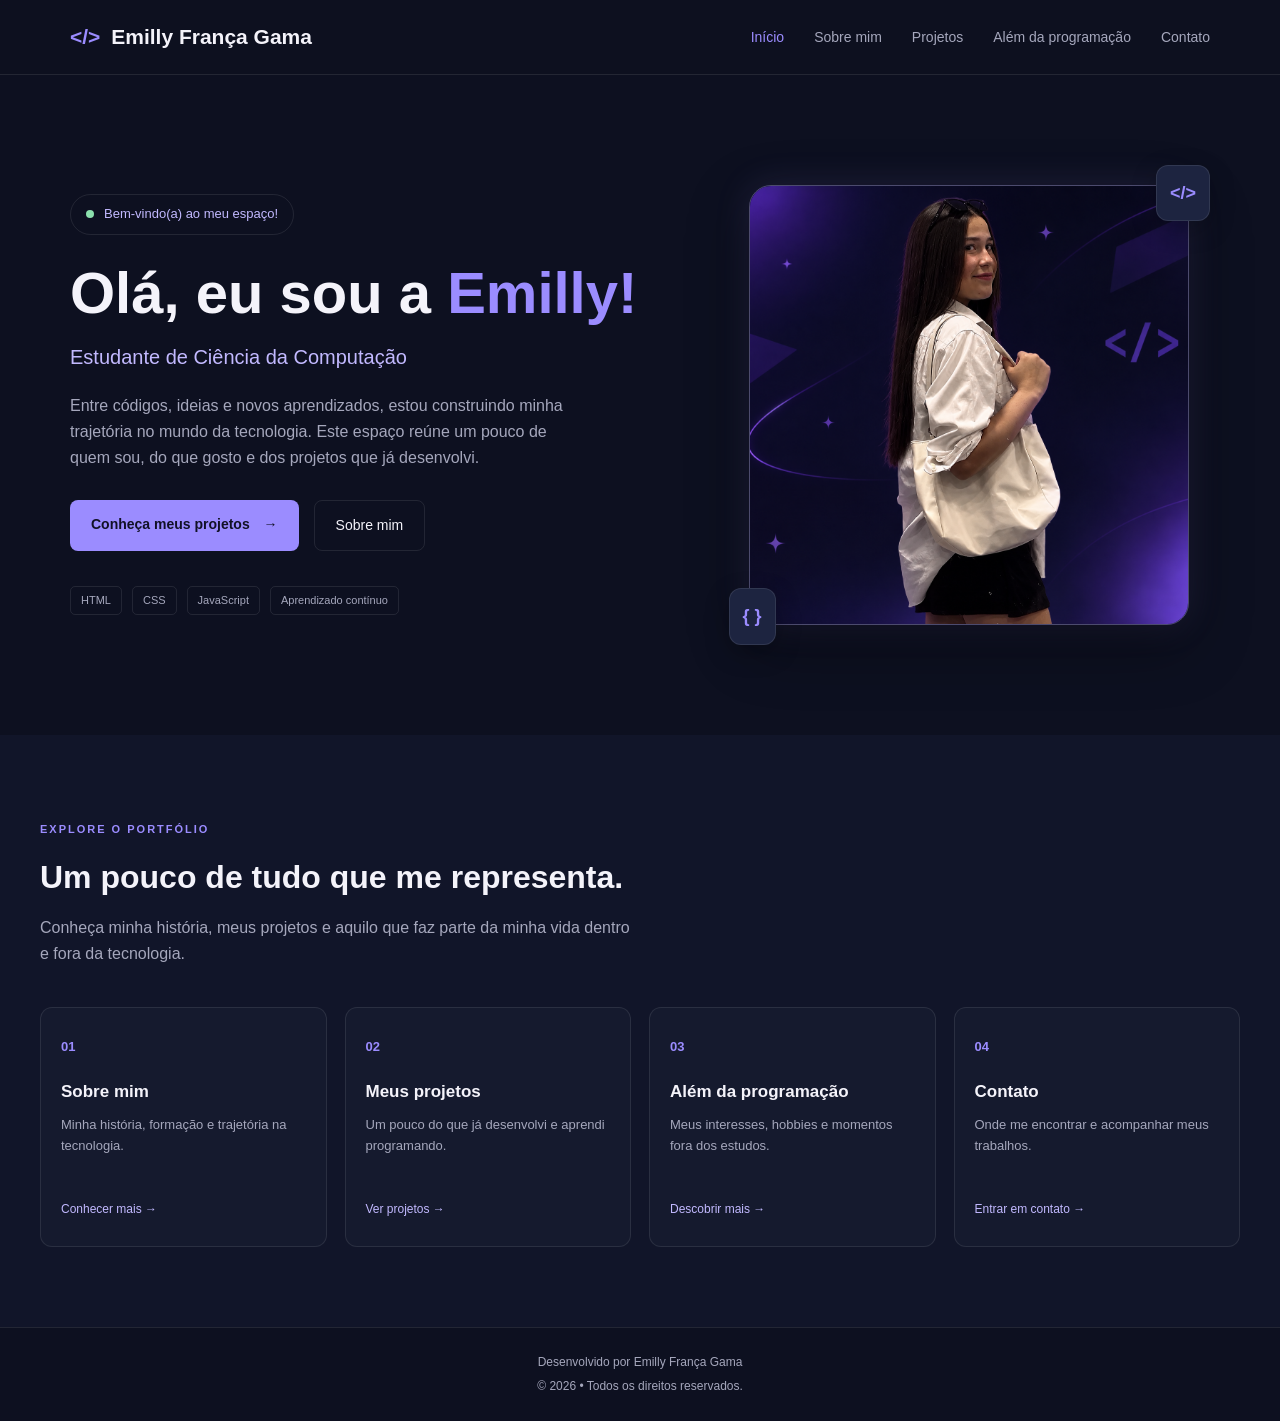
<file: index.html>
<!doctype html>
<html lang="pt-BR">
  <head>
    <meta charset="UTF-8" />
    <meta name="viewport" content="width=device-width, initial-scale=1.0" />
    <meta
      name="description"
      content="Portfólio pessoal e acadêmico de uma estudante de Ciência da Computação."
    />
    <title>Meu Portfólio | Início</title>

    <link rel="stylesheet" href="./css/style.css" />
    <link rel="stylesheet" href="./css/responsive.css" />
  </head>

  <body>
    <!-- CABEÇALHO -->
    <header class="header">
      <nav class="navbar">
        <a href="index.html" class="logo">
          <span class="logo-icon">&lt;/&gt;</span>
          Emilly França Gama
        </a>

        <button
          class="menu-toggle"
          id="menu-toggle"
          aria-label="Abrir menu"
          aria-expanded="false"
          aria-controls="nav-links"
        >
          <span></span>
          <span></span>
          <span></span>
        </button>

        <ul class="nav-links" id="nav-links">
          <li><a href="index.html" class="active">Início</a></li>
          <li><a href="./pages/sobre.html">Sobre mim</a></li>
          <li><a href="./pages/projetos.html">Projetos</a></li>
          <li><a href="./pages/pessoal.html">Além da programação</a></li>
          <li><a href="./pages/contato.html">Contato</a></li>
        </ul>
      </nav>
    </header>

    <main>
      <!-- APRESENTAÇÃO -->
      <section class="hero">
        <div class="hero-content">
          <span class="welcome">
            <span class="status-dot"></span>
            Bem-vindo(a) ao meu espaço!
          </span>

          <h1>Olá, eu sou a <span>Emilly!</span></h1>

          <h2>Estudante de Ciência da Computação</h2>

          <p>
            Entre códigos, ideias e novos aprendizados, estou construindo minha
            trajetória no mundo da tecnologia. Este espaço reúne um pouco de
            quem sou, do que gosto e dos projetos que já desenvolvi.
          </p>

          <div class="hero-buttons">
            <a href="./pages/projetos.html" class="btn-primary">
              Conheça meus projetos
              <span>→</span>
            </a>

            <a href="./pages/sobre.html" class="btn-secondary"> Sobre mim </a>
          </div>

          <div class="hero-footer">
            <span>HTML</span>
            <span>CSS</span>
            <span>JavaScript</span>
            <span>Aprendizado contínuo</span>
          </div>
        </div>

        <!-- FOTO DE APRESENTAÇÃO -->
        <div class="hero-visual">
          <div class="hero-photo-frame">
            <img
              src="./pages/img/emilly-home.png"
              alt="Emilly em seu retrato de apresentação"
              class="hero-photo"
            />
          </div>

          <div class="photo-decoration photo-decoration-one">&lt;/&gt;</div>
          <div class="photo-decoration photo-decoration-two">{ }</div>
        </div>
      </section>

      <!-- PRÉVIA DAS SEÇÕES -->
      <section class="explore">
        <div class="section-heading">
          <span class="section-label">EXPLORE O PORTFÓLIO</span>
          <h2>Um pouco de tudo que me representa.</h2>
          <p>
            Conheça minha história, meus projetos e aquilo que faz parte da
            minha vida dentro e fora da tecnologia.
          </p>
        </div>

        <div class="explore-grid">
          <a href="./pages/sobre.html" class="explore-card">
            <span class="explore-icon">01</span>
            <h3>Sobre mim</h3>
            <p>Minha história, formação e trajetória na tecnologia.</p>
            <span class="card-link">Conhecer mais →</span>
          </a>

          <a href="./pages/projetos.html" class="explore-card">
            <span class="explore-icon">02</span>
            <h3>Meus projetos</h3>
            <p>Um pouco do que já desenvolvi e aprendi programando.</p>
            <span class="card-link">Ver projetos →</span>
          </a>

          <a href="./pages/pessoal.html" class="explore-card">
            <span class="explore-icon">03</span>
            <h3>Além da programação</h3>
            <p>Meus interesses, hobbies e momentos fora dos estudos.</p>
            <span class="card-link">Descobrir mais →</span>
          </a>

          <a href="./pages/contato.html" class="explore-card">
            <span class="explore-icon">04</span>
            <h3>Contato</h3>
            <p>Onde me encontrar e acompanhar meus trabalhos.</p>
            <span class="card-link">Entrar em contato →</span>
          </a>
        </div>
      </section>
    </main>

    <!-- RODAPÉ -->
    <footer class="footer">
      <p>Desenvolvido por Emilly França Gama</p>

      <p>
        © <span id="current-year"></span>
        • Todos os direitos reservados.</p>
    </footer>

    <script src="./js/script.js"></script>
  </body>
</html>
</file>
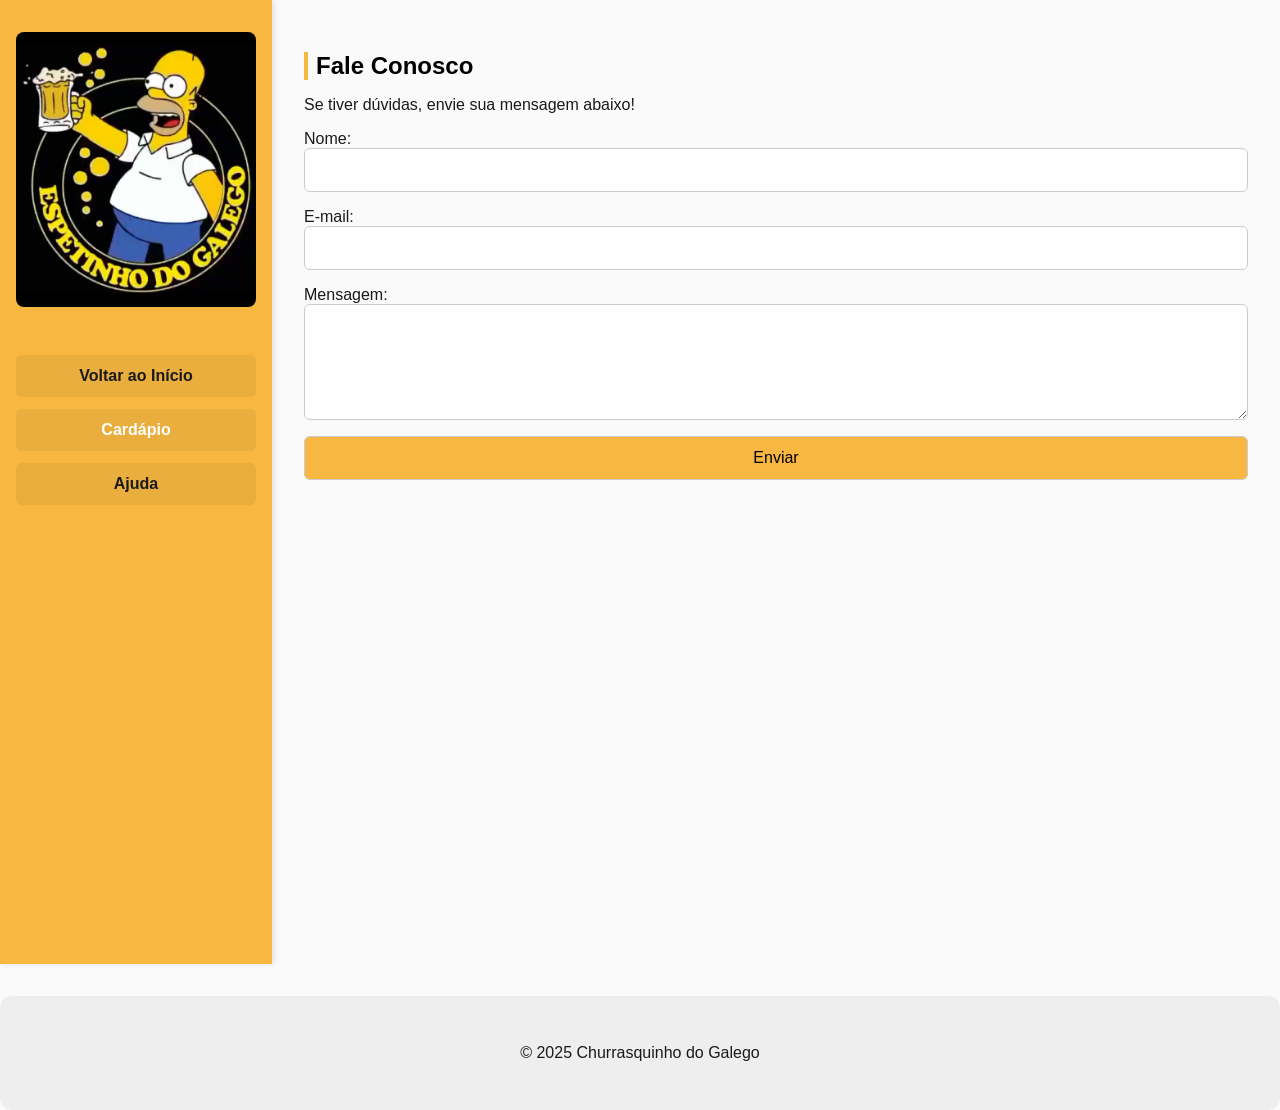
<file: espetinho_galego/ajuda.html>
<!DOCTYPE html>
<html lang="pt-br">
  <head>
    <meta charset="UTF-8" />
    <title>Ajuda - Espetinhos do Zé</title>
    <link rel="stylesheet" href="estilo.css" />
  </head>
  <body>
    <div class="layout">
      <aside class="menu-lateral">
        <img src="image/2.jpg" alt="Logo" class="logo" />
        <nav>
          <a href="loja.html">Voltar ao Início</a>
          <a href="precos.html " class="btn-precos">Cardápio</a>
          <a href="ajuda.html" class="btn-ajuda">Ajuda</a>
        </nav>
      </aside>

      <main class="conteudo">
        <section class="topo-precos">
          <h1 class="cardapio">Fale Conosco</h1>
          <p>Se tiver dúvidas, envie sua mensagem abaixo!</p>
        </section>

        <section class="formulario-box">
          <form class="formulario">
            <label for="nome">Nome:</label>
            <input type="text" id="nome" name="nome" required />

            <label for="email">E-mail:</label>
            <input type="email" id="email" name="email" required />

            <label for="mensagem">Mensagem:</label>
            <textarea
              id="mensagem"
              name="mensagem"
              rows="5"
              required
            ></textarea>

            <input type="submit" value="Enviar" class="botao" />
          </form>
        </section>
      </main>
    </div>

    <footer>
      <p>&copy; 2025 Churrasquinho do Galego</p>
    </footer>
  </body>
</html>
</file>
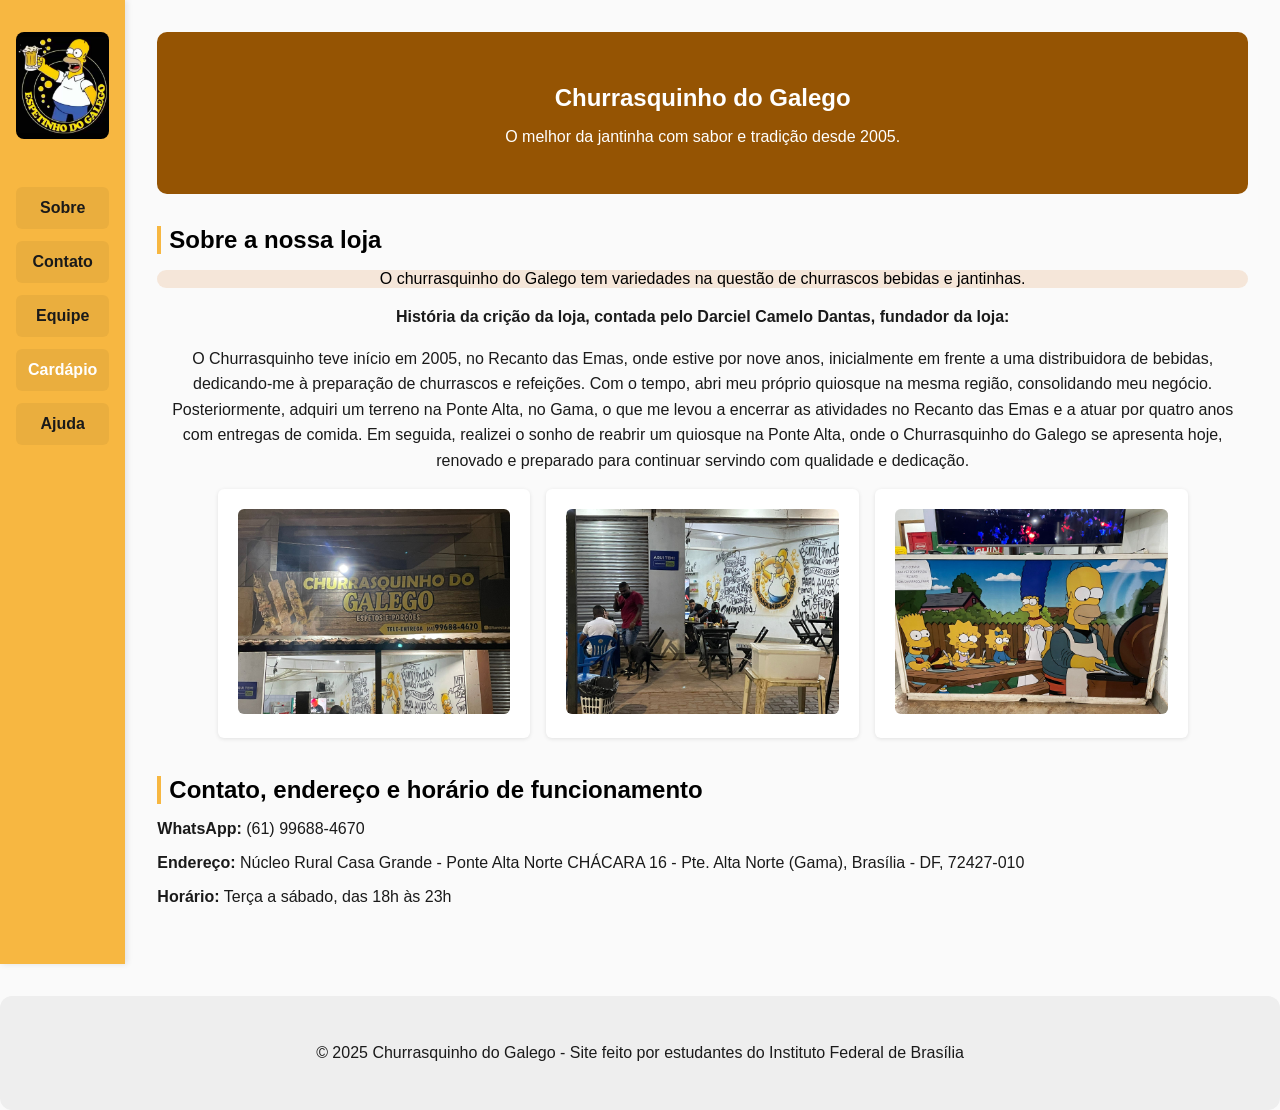
<file: espetinho_galego/loja.html>
<!doctype html>
<html lang="pt-br">
  <head>
    <meta charset="UTF-8" />
    <title>Churrasquinho do Galego</title>
    <link rel="stylesheet" href="estilo.css" />
  </head>
  <body>
    <div class="layout">
      <aside class="menu-lateral">
        <img src="image/2.jpg" alt="Logo" class="logo" />
        <nav>
          <a href="#sobre">Sobre</a>
          <a href="#contato">Contato</a>
          <a href="#equipe">Equipe</a>
          <a href="precos.html" class="btn-precos">Cardápio</a>
          <a href="ajuda.html" class="btn-ajuda">Ajuda</a>
        </nav>
      </aside>

      <main class="conteudo">
        <section class="hero">
          <h1>Churrasquinho do Galego <br /></h1>
          <p>O melhor da jantinha com sabor e tradição desde 2005.</p>
        </section>

        <section id="sobre">
          <h2>Sobre a nossa loja</h2>
          <p class="descricao">
            O churrasquinho do Galego tem variedades na questão de churrascos
            bebidas e jantinhas.
          </p>

          <b
            ><p class="sobre">
              História da crição da loja, contada pelo Darciel Camelo Dantas,
              fundador da loja:
            </p></b
          >
          <p class="sobre">
            O Churrasquinho teve início em 2005, no Recanto das Emas, onde
            estive por nove anos, inicialmente em frente a uma distribuidora de
            bebidas, dedicando-me à preparação de churrascos e refeições. Com o
            tempo, abri meu próprio quiosque na mesma região, consolidando meu
            negócio. Posteriormente, adquiri um terreno na Ponte Alta, no Gama,
            o que me levou a encerrar as atividades no Recanto das Emas e a
            atuar por quatro anos com entregas de comida. Em seguida, realizei o
            sonho de reabrir um quiosque na Ponte Alta, onde o Churrasquinho do
            Galego se apresenta hoje, renovado e preparado para continuar
            servindo com qualidade e dedicação.
          </p>
        </section>
        <div class="fotos">
          <div class="card">
            <img src="image/3.jpg" alt="" />
          </div>
          <div class="card">
            <img src="image/4.jpg" alt="" />
          </div>
          <div class="card">
            <img src="image/5.jpg" alt="" />
          </div>
        </div>
        <br />
        <section id="contato">
          <h2>Contato, endereço e horário de funcionamento</h2>
          <p><strong>WhatsApp:</strong> (61) 99688-4670</p>
          <p>
            <strong>Endereço:</strong> Núcleo Rural Casa Grande - Ponte Alta
            Norte CHÁCARA 16 - Pte. Alta Norte (Gama), Brasília - DF, 72427-010
          </p>
          <p><strong>Horário:</strong> Terça a sábado, das 18h às 23h</p>
        </section>
      </main>
    </div>

    <footer>
      <p>
        &copy; 2025 Churrasquinho do Galego - Site feito por estudantes do
        Instituto Federal de Brasília
      </p>
    </footer>
  </body>
</html>
</file>
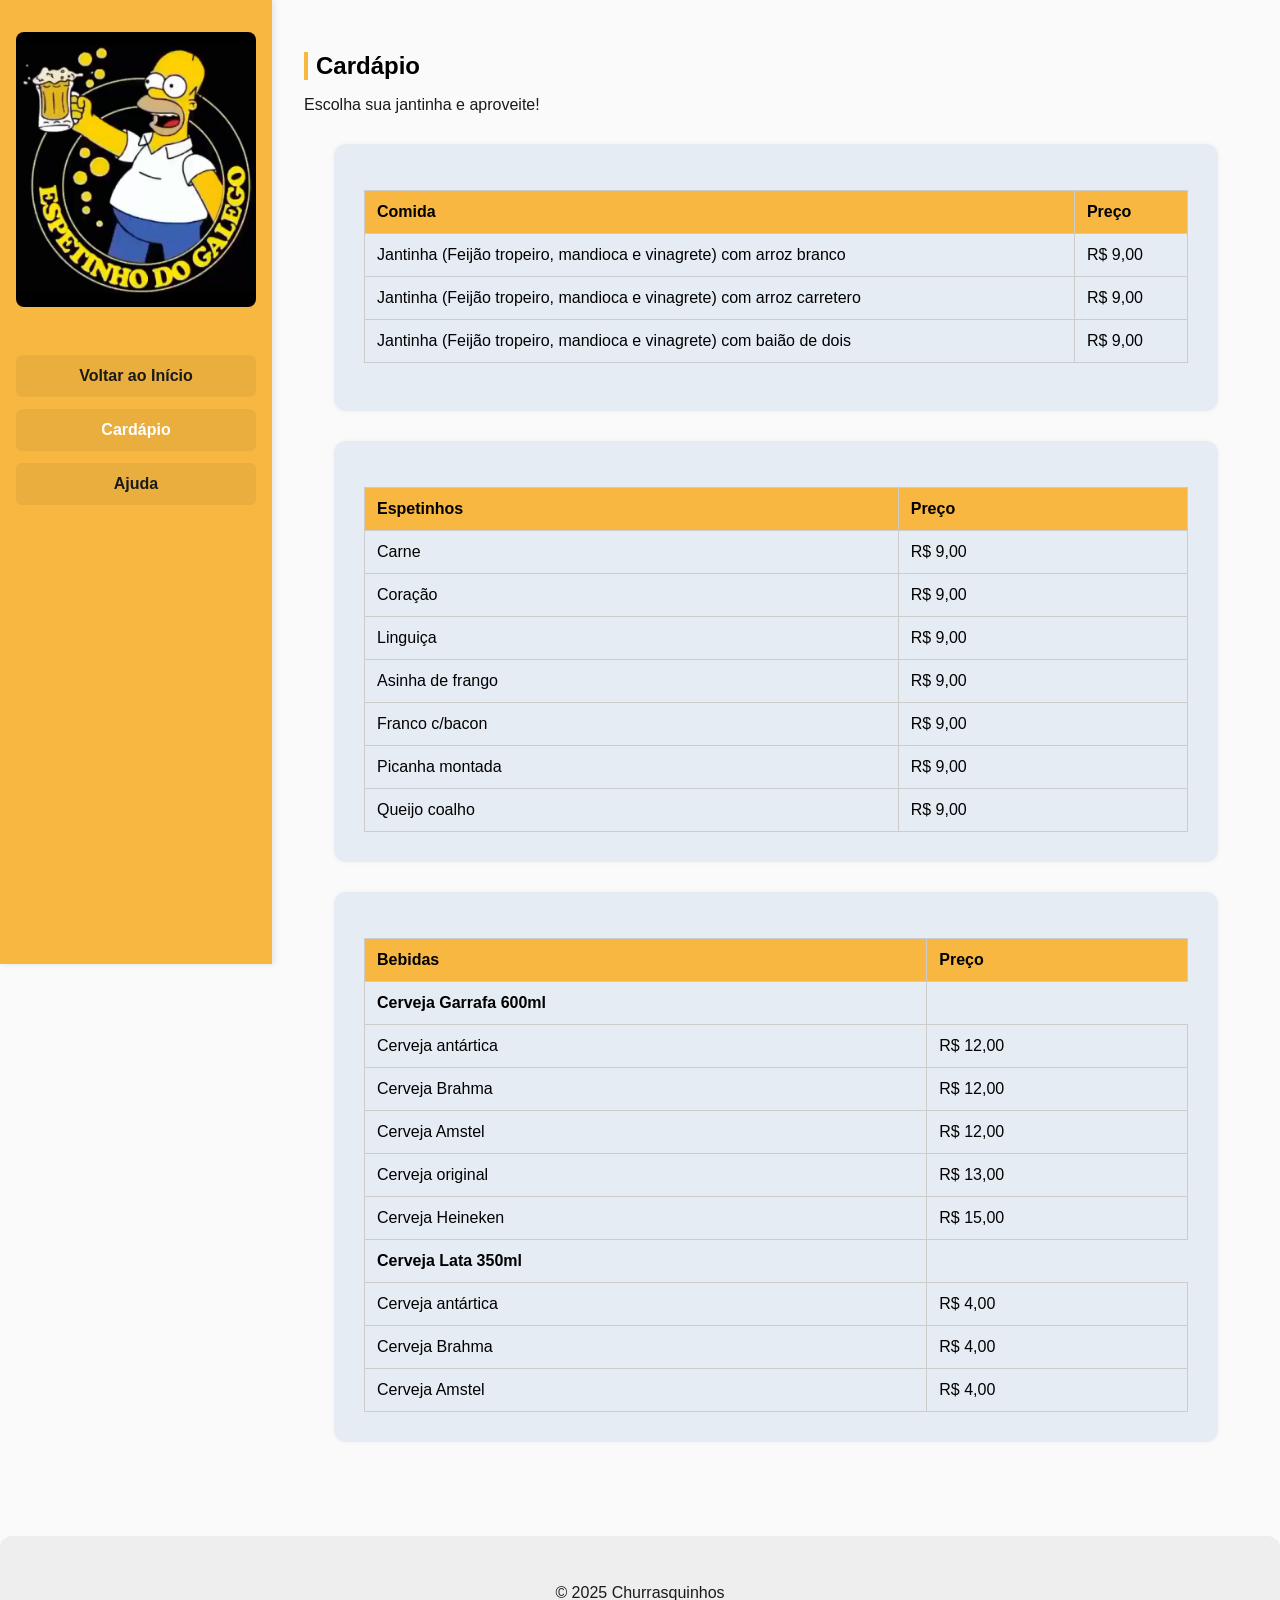
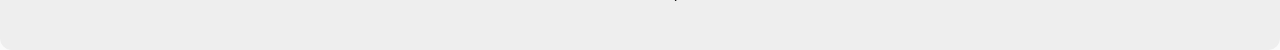
<file: espetinho_galego/precos.html>
<!DOCTYPE html>
<html lang="pt-br">
  <head>
    <meta charset="UTF-8" />
    <title>Cardápio - Espetinhos</title>
    <link rel="stylesheet" href="estilo.css" />
  </head>
  <body>
    <div class="layout">
      <aside class="menu-lateral">
        <img src="image/2.jpg" alt="Logo" class="logo" />
        <nav>
          <a href="loja.html">Voltar ao Início</a>
          <a href="precos.html" class="btn-precos">Cardápio</a>
          <a href="ajuda.html" class="btn-ajuda">Ajuda</a>
        </nav>
      </aside>

      <main class="conteudo">
        <section class="topo-precos">
          <h1 class="cardapio">Cardápio</h1>
          <p>Escolha sua jantinha e aproveite!</p>
        </section>

        <section class="container">
          <table>
            <tr>
              <th>Comida</th>
              <th>Preço</th>
            </tr>
            <tr>
              <td>
                Jantinha (Feijão tropeiro, mandioca e vinagrete) com arroz
                branco
              </td>
              <td>R$ 9,00</td>
            </tr>
            <tr>
              <td>
                Jantinha (Feijão tropeiro, mandioca e vinagrete) com arroz
                carretero
              </td>
              <td>R$ 9,00</td>
            </tr>
            <tr>
              <td>
                Jantinha (Feijão tropeiro, mandioca e vinagrete) com baião de
                dois
              </td>
              <td>R$ 9,00</td>
            </tr>
          </table>
          <br />
        </section>
        <section class="container">
          <table>
            <tr>
              <th>Espetinhos</th>
              <th>Preço</th>
            </tr>
            <tr>
              <td>Carne</td>
              <td>R$ 9,00</td>
            </tr>
            <tr>
              <td>Coração</td>
              <td>R$ 9,00</td>
            </tr>
            <tr>
              <td>Linguiça</td>
              <td>R$ 9,00</td>
            </tr>
            <tr>
              <td>Asinha de frango</td>
              <td>R$ 9,00</td>
            </tr>
            <tr>
              <td>Franco c/bacon</td>
              <td>R$ 9,00</td>
            </tr>
            <tr>
              <td>Picanha montada</td>
              <td>R$ 9,00</td>
            </tr>
            <tr>
              <td>Queijo coalho</td>
              <td>R$ 9,00</td>
            </tr>
          </table>
        </section>
        <section class="container">
          <table>
            <tr>
              <th>Bebidas</th>
              <th>Preço</th>
            </tr>
            <tr>
              <td><b>Cerveja Garrafa 600ml</b></td>
            </tr>
            <tr>
              <td>Cerveja antártica</td>
              <td>R$ 12,00</td>
            </tr>
            <tr>
              <td>Cerveja Brahma</td>
              <td>R$ 12,00</td>
            </tr>
            <tr>
              <td>Cerveja Amstel</td>
              <td>R$ 12,00</td>
            </tr>
            <tr>
              <td>Cerveja original</td>
              <td>R$ 13,00</td>
            </tr>
            <tr>
              <td>Cerveja Heineken</td>
              <td>R$ 15,00</td>
            </tr>
            <tr>
              <td><b>Cerveja Lata 350ml</b></td>
            </tr>
            <tr>
              <td>Cerveja antártica</td>
              <td>R$ 4,00</td>
            </tr>
            <tr>
              <td>Cerveja Brahma</td>
              <td>R$ 4,00</td>
            </tr>
            <tr>
              <td>Cerveja Amstel</td>
              <td>R$ 4,00</td>
            </tr>
          </table>
        </section>
      </main>
    </div>

    <footer>
      <p>&copy; 2025 Churrasquinhos</p>
    </footer>
  </body>
</html>
</file>
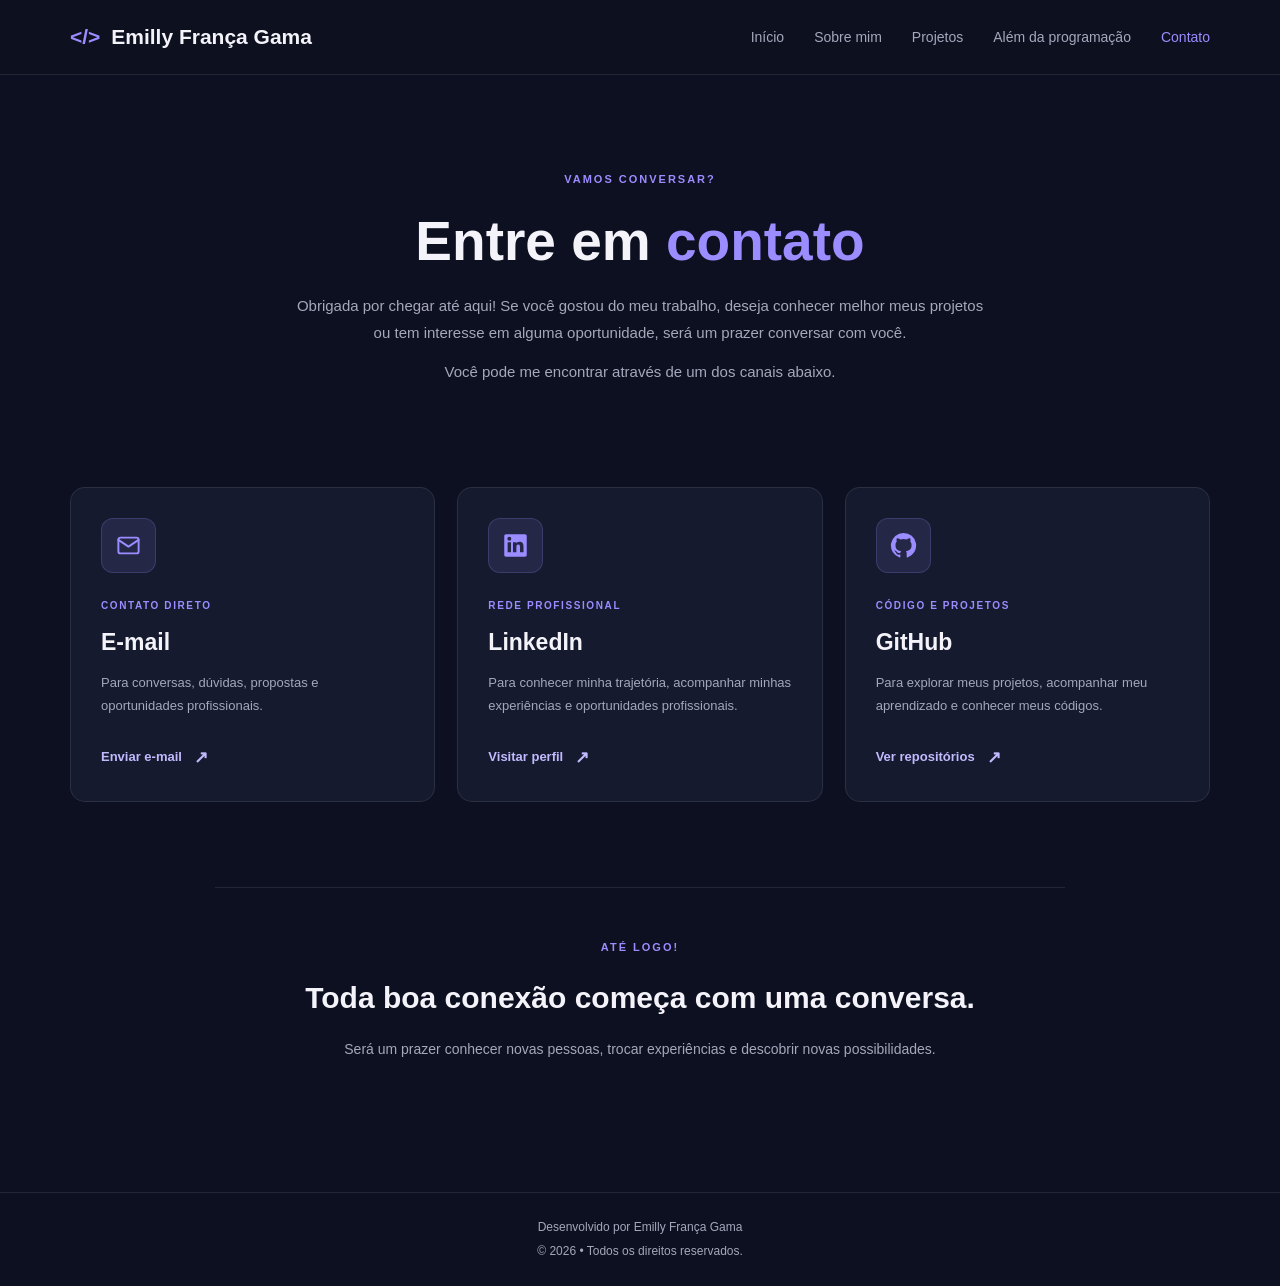
<file: pages/contato.html>
<!doctype html>
<html lang="pt-BR">
  <head>
    <meta charset="UTF-8" />
    <meta name="viewport" content="width=device-width, initial-scale=1.0" />

    <title>Meu Portfólio | Contato</title>

    <link rel="stylesheet" href="../css/style.css" />
    <link rel="stylesheet" href="../css/responsive.css" />
  </head>

  <body>
    <!-- MENU SUPERIOR -->

    <header class="header">
      <nav class="navbar">
        <a href="../index.html" class="logo">
          <span class="logo-icon">&lt;/&gt;</span>
          Emilly França Gama
        </a>

        <button
  class="menu-toggle"
  id="menu-toggle"
  aria-label="Abrir menu"
  aria-expanded="false"
  aria-controls="nav-links"
>
  <span></span>
  <span></span>
  <span></span>
</button>

        <ul class="nav-links" id="nav-links">
          <li><a href="../index.html">Início</a></li>
          <li><a href="sobre.html">Sobre mim</a></li>
          <li><a href="projetos.html">Projetos</a></li>
          <li><a href="pessoal.html">Além da programação</a></li>
          <li><a href="contato.html" class="active">Contato</a></li>
        </ul>
      </nav>
    </header>

    <!-- PÁGINA DE CONTATO -->

    <main class="contact-page">
      <!-- APRESENTAÇÃO -->

      <section class="contact-intro">
        <span class="section-label">VAMOS CONVERSAR?</span>

        <h1>Entre em <span>contato</span></h1>

        <p>
          Obrigada por chegar até aqui! Se você gostou do meu trabalho, deseja
          conhecer melhor meus projetos ou tem interesse em alguma oportunidade,
          será um prazer conversar com você.
        </p>

        <p>Você pode me encontrar através de um dos canais abaixo.</p>
      </section>

      <!-- CARDS DE CONTATO -->

      <section class="contact-section">
        <div class="contact-grid">
          <!-- E-MAIL -->

          <article class="contact-card">
            <div class="contact-icon">
              <svg
                viewBox="0 0 24 24"
                fill="none"
                stroke="currentColor"
                stroke-width="1.7"
                stroke-linecap="round"
                stroke-linejoin="round"
              >
                <rect x="3" y="5" width="18" height="14" rx="2"></rect>
                <path d="m3 7 9 6 9-6"></path>
              </svg>
            </div>

            <span class="contact-category">CONTATO DIRETO</span>

            <h2>E-mail</h2>

            <p>
              Para conversas, dúvidas, propostas e oportunidades profissionais.
            </p>

            <a
              href="https://mail.google.com/mail/?view=cm&fs=1&to=emillycdf.bsb@gmail.com"
              target="_blank"
              class="contact-link"
            >
              Enviar e-mail
              <span>↗</span>
            </a>
          </article>

          <!-- LINKEDIN -->

          <article class="contact-card">
            <div class="contact-icon">
              <svg viewBox="0 0 24 24" fill="currentColor">
                <path
                  d="M20.45 2H3.55C2.69 2 2 2.68 2 3.52v16.96
                            c0 .84.69 1.52 1.55 1.52h16.9c.86 0
                            1.55-.68 1.55-1.52V3.52C22 2.68
                            21.31 2 20.45 2ZM8 18H5V9h3v9ZM6.5
                            7.75a1.75 1.75 0 1 1 0-3.5
                            1.75 1.75 0 0 1 0 3.5ZM19
                            18h-3v-4.5c0-1.07-.02-2.45-1.5-2.45
                            -1.5 0-1.73 1.17-1.73 2.37V18h-3V9h2.88
                            v1.23h.04c.4-.71 1.38-1.46 2.84-1.46
                            3.03 0 3.59 1.99 3.59 4.58V18Z"
                />
              </svg>
            </div>

            <span class="contact-category">REDE PROFISSIONAL</span>

            <h2>LinkedIn</h2>

            <p>
              Para conhecer minha trajetória, acompanhar minhas experiências e
              oportunidades profissionais.
            </p>

           <a
              href="https://www.linkedin.com/in/emilly-fran%C3%A7a-gama-632637274/"
              target="_blank"
              rel="noopener noreferrer"
              class="contact-link"
>
             Visitar perfil
             <span>↗</span>
          </a>
          </article>

          <!-- GITHUB -->

          <article class="contact-card">
            <div class="contact-icon">
              <svg viewBox="0 0 24 24" fill="currentColor">
                <path
                  d="M12 .8a11.2 11.2 0 0 0-3.54
                            21.83c.56.1.76-.24.76-.54v-2.1
                            c-3.1.67-3.76-1.32-3.76-1.32
                            -.5-1.28-1.23-1.62-1.23-1.62
                            -1.01-.69.08-.68.08-.68
                            1.12.08 1.71 1.15 1.71 1.15
                            .99 1.7 2.6 1.21 3.23.92
                            .1-.72.39-1.21.7-1.49
                            -2.47-.28-5.07-1.24-5.07-5.5
                            0-1.21.43-2.2 1.15-2.98
                            -.12-.28-.5-1.41.11-2.94
                            0 0 .94-.3 3.08 1.14
                            a10.72 10.72 0 0 1 5.61 0
                            c2.14-1.44 3.08-1.14 3.08-1.14
                            .61 1.53.23 2.66.11 2.94
                            .72.78 1.15 1.77 1.15 2.98
                            0 4.27-2.61 5.21-5.1 5.49
                            .4.35.75 1.02.75 2.06v3.09
                            c0 .3.2.65.77.54A11.2 11.2
                            0 0 0 12 .8Z"
                />
              </svg>
            </div>

            <span class="contact-category">CÓDIGO E PROJETOS</span>

            <h2>GitHub</h2>

            <p>
              Para explorar meus projetos, acompanhar meu aprendizado e conhecer
              meus códigos.
            </p>

            <a
              href="https://github.com/millyz1nha"
              target="_blank"
              rel="noopener noreferrer"
              class="contact-link"
            >
              Ver repositórios
              <span>↗</span>
            </a>
          </article>
        </div>
      </section>

      <!-- MENSAGEM FINAL -->

      <section class="contact-end">
        <span class="section-label">ATÉ LOGO!</span>

        <h2>Toda boa conexão começa com uma conversa.</h2>

        <p>
          Será um prazer conhecer novas pessoas, trocar experiências e descobrir
          novas possibilidades.
        </p>
      </section>
    </main>

    <!-- RODAPÉ -->

    
 <footer class="footer">
      <p>Desenvolvido por Emilly França Gama</p>

      <p>
        © <span id="current-year"></span>
        • Todos os direitos reservados.
      </p>
    </footer>


    <script src="../js/script.js"></script>
  </body>
</html>
</file>
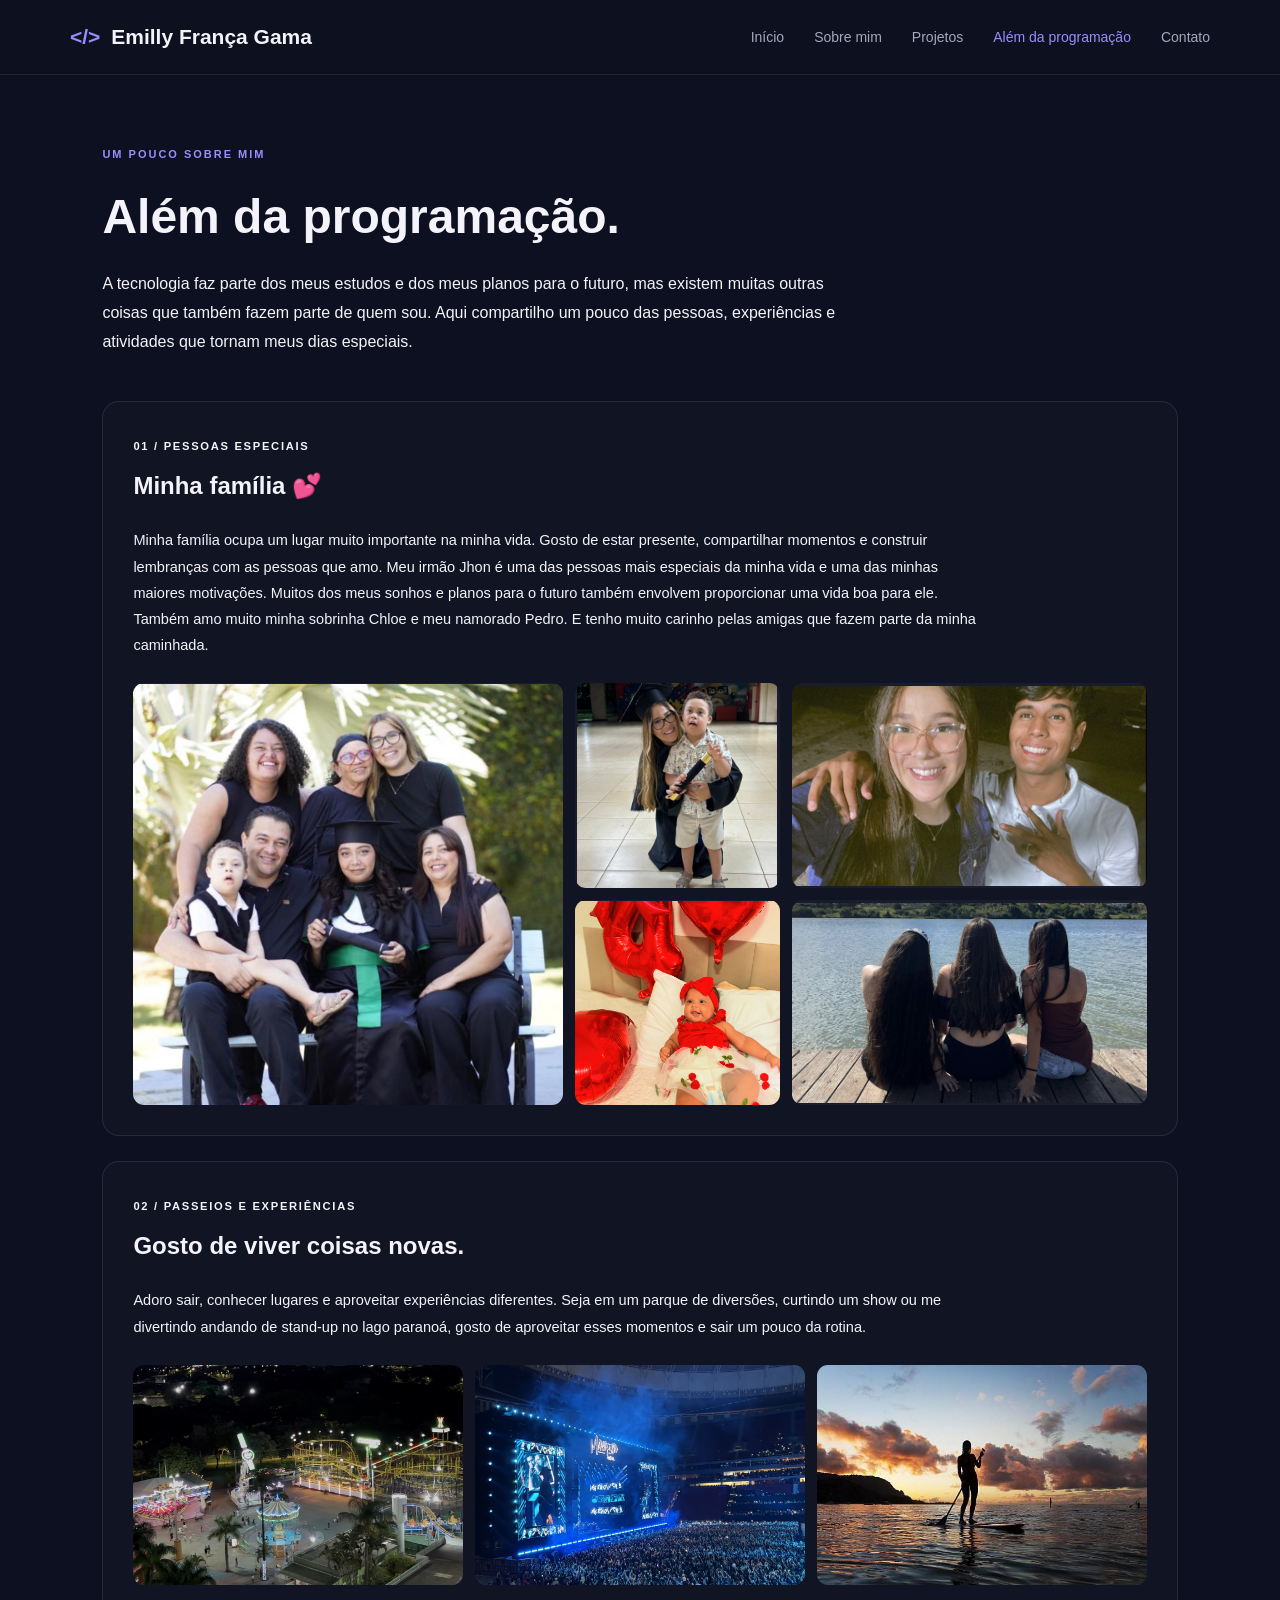
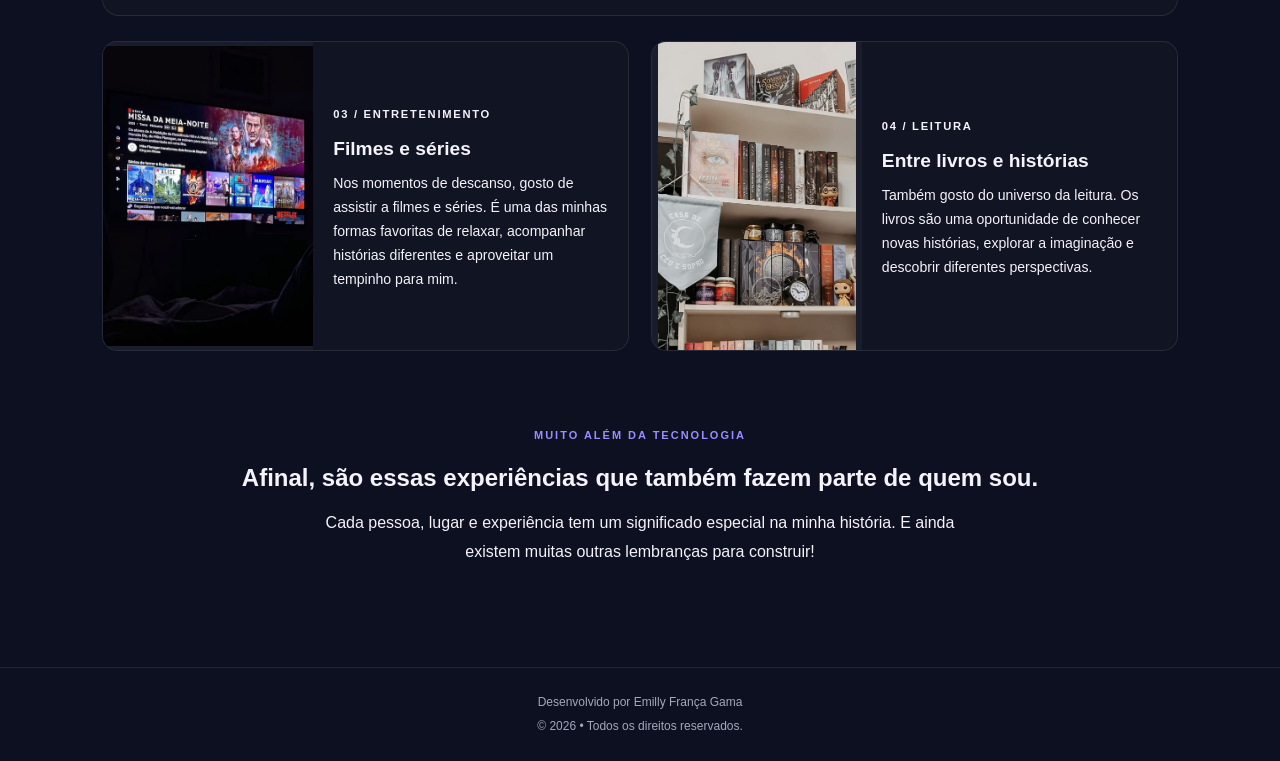
<file: pages/pessoal.html>
<!doctype html>
<html lang="pt-BR">
  <head>
    <meta charset="UTF-8" />
    <meta name="viewport" content="width=device-width, initial-scale=1.0" />

    <meta
      name="description"
      content="Um pouco sobre os gostos, experiências e pessoas importantes na vida de Emilly França Gama."
    />

    <title>Meu Portfólio | Além da Programação</title>

    <link rel="stylesheet" href="../css/style.css" />
    <link rel="stylesheet" href="../css/responsive.css" />
  </head>

  <body>
    <!-- CABEÇALHO -->

    <header class="header">
      <nav class="navbar">
        <a href="../index.html" class="logo">
          <span class="logo-icon">&lt;/&gt;</span>
          Emilly França Gama
        </a>

        <button
          class="menu-toggle"
          id="menu-toggle"
          aria-label="Abrir menu"
          aria-expanded="false"
          aria-controls="nav-links"
        >
          <span></span>
          <span></span>
          <span></span>
        </button>

        <ul class="nav-links" id="nav-links">
          <li><a href="../index.html">Início</a></li>

          <li><a href="sobre.html">Sobre mim</a></li>

          <li><a href="projetos.html">Projetos</a></li>

          <li>
            <a href="pessoal.html" class="active"> Além da programação </a>
          </li>

          <li><a href="contato.html">Contato</a></li>
        </ul>
      </nav>
    </header>

    <!-- CONTEÚDO PRINCIPAL -->

    <main>
      <section class="personal-page">
        <!-- APRESENTAÇÃO -->

        <div class="personal-intro">
          <span class="section-label"> UM POUCO SOBRE MIM </span>

          <h1>Além da programação.</h1>

          <p>
            A tecnologia faz parte dos meus estudos e dos meus planos para o
            futuro, mas existem muitas outras coisas que também fazem parte de
            quem sou. Aqui compartilho um pouco das pessoas, experiências e
            atividades que tornam meus dias especiais.
          </p>
        </div>

        <!-- 01 - FAMÍLIA E PESSOAS ESPECIAIS -->

        <section class="personal-section">
          <div class="personal-section-header">
            <span class="personal-category"> 01 / PESSOAS ESPECIAIS </span>

            <h2>Minha família 💕</h2>
          </div>

          <p class="personal-description">
            Minha família ocupa um lugar muito importante na minha vida. Gosto
            de estar presente, compartilhar momentos e construir lembranças com
            as pessoas que amo. Meu irmão Jhon é uma das pessoas mais especiais
            da minha vida e uma das minhas maiores motivações. Muitos dos meus
            sonhos e planos para o futuro também envolvem proporcionar uma vida
            boa para ele. Também amo muito minha sobrinha Chloe e meu namorado
            Pedro. E tenho muito carinho pelas amigas que fazem parte da minha
            caminhada.
          </p>

          <div class="family-gallery">
            <figure class="family-main">
              <img src="img/familia.jpeg" alt="Foto com toda a minha família" loading="lazy"/>
            </figure>

            <figure>
              <img src="img/jhon.jpeg" alt="Momento com meu irmão Jhon" loading="lazy"/>
            </figure>

            <figure>
              <img src="img/pedro.jpeg" alt="Foto com meu namorado Pedro" loading="lazy" />
            </figure>

            <figure>
              <img
                src="img/chloe.jpeg"
                alt="Momento com minha sobrinha Chloe"
                loading="lazy"
              />
            </figure>

            <figure>
              <img src="img/amigas.jpeg" alt="Foto com minhas amigas" loading="lazy"/>
            </figure>
          </div>
        </section>

        <!-- 02 - PASSEIOS -->

        <section class="personal-section">
          <div class="personal-section-header">
            <span class="personal-category">
              02 / PASSEIOS E EXPERIÊNCIAS
            </span>

            <h2>Gosto de viver coisas novas.</h2>
          </div>

          <p class="personal-description">
            Adoro sair, conhecer lugares e aproveitar experiências diferentes.
            Seja em um parque de diversões, curtindo um show ou me divertindo
            andando de stand-up no lago paranoá, gosto de aproveitar esses
            momentos e sair um pouco da rotina.
          </p>

          <div class="experience-gallery">
            <figure>
              <img src="img/nicolandia.jpeg" alt="Passeio na Nicolândia" loading="lazy" />
            </figure>

            <figure>
              <img src="img/show.jpeg" alt="Momento em um show" loading="lazy" />
            </figure>

            <figure>
              <img src="img/standup.jpg" alt="Apresentação de stand-up" loading="lazy"/>
            </figure>
          </div>
        </section>

        <!-- 03 E 04 - GOSTOS PESSOAIS -->

        <div class="interests-grid">
          <!-- FILMES E SÉRIES -->

          <article class="interest-item">
            <div class="interest-image">
              <img
                src="img/assistir.jpg"
                alt="Minha televisão com a Netflix aberta"
                loading="lazy"
              />
            </div>

            <div class="interest-content">
              <span class="personal-category"> 03 / ENTRETENIMENTO </span>

              <h3>Filmes e séries</h3>

              <p>
                Nos momentos de descanso, gosto de assistir a filmes e séries. É
                uma das minhas formas favoritas de relaxar, acompanhar histórias
                diferentes e aproveitar um tempinho para mim.
              </p>
            </div>
          </article>

          <!-- LIVROS -->

          <article class="interest-item">
            <div class="interest-image">
              <img src="img/livros.jpg" alt="Minha estante de livros" loading="lazy" />
            </div>

            <div class="interest-content">
              <span class="personal-category"> 04 / LEITURA </span>

              <h3>Entre livros e histórias</h3>

              <p>
                Também gosto do universo da leitura. Os livros são uma
                oportunidade de conhecer novas histórias, explorar a imaginação
                e descobrir diferentes perspectivas.
              </p>
            </div>
          </article>
        </div>

        <!-- FINAL DA PÁGINA -->

        <section class="personal-end">
          <span class="section-label"> MUITO ALÉM DA TECNOLOGIA </span>

          <h2>
            Afinal, são essas experiências que também fazem parte de quem sou.
          </h2>

          <p>
            Cada pessoa, lugar e experiência tem um significado especial na
            minha história. E ainda existem muitas outras lembranças para
            construir!
          </p>
        </section>
      </section>
    </main>

    <!-- RODAPÉ -->

    <footer class="footer">
      <p>Desenvolvido por Emilly França Gama</p>

      <p>
        © <span id="current-year"></span>
        • Todos os direitos reservados.
      </p>
    </footer>

    <!-- JAVASCRIPT -->

    <script src="../js/script.js"></script>
  </body>
</html>
</file>
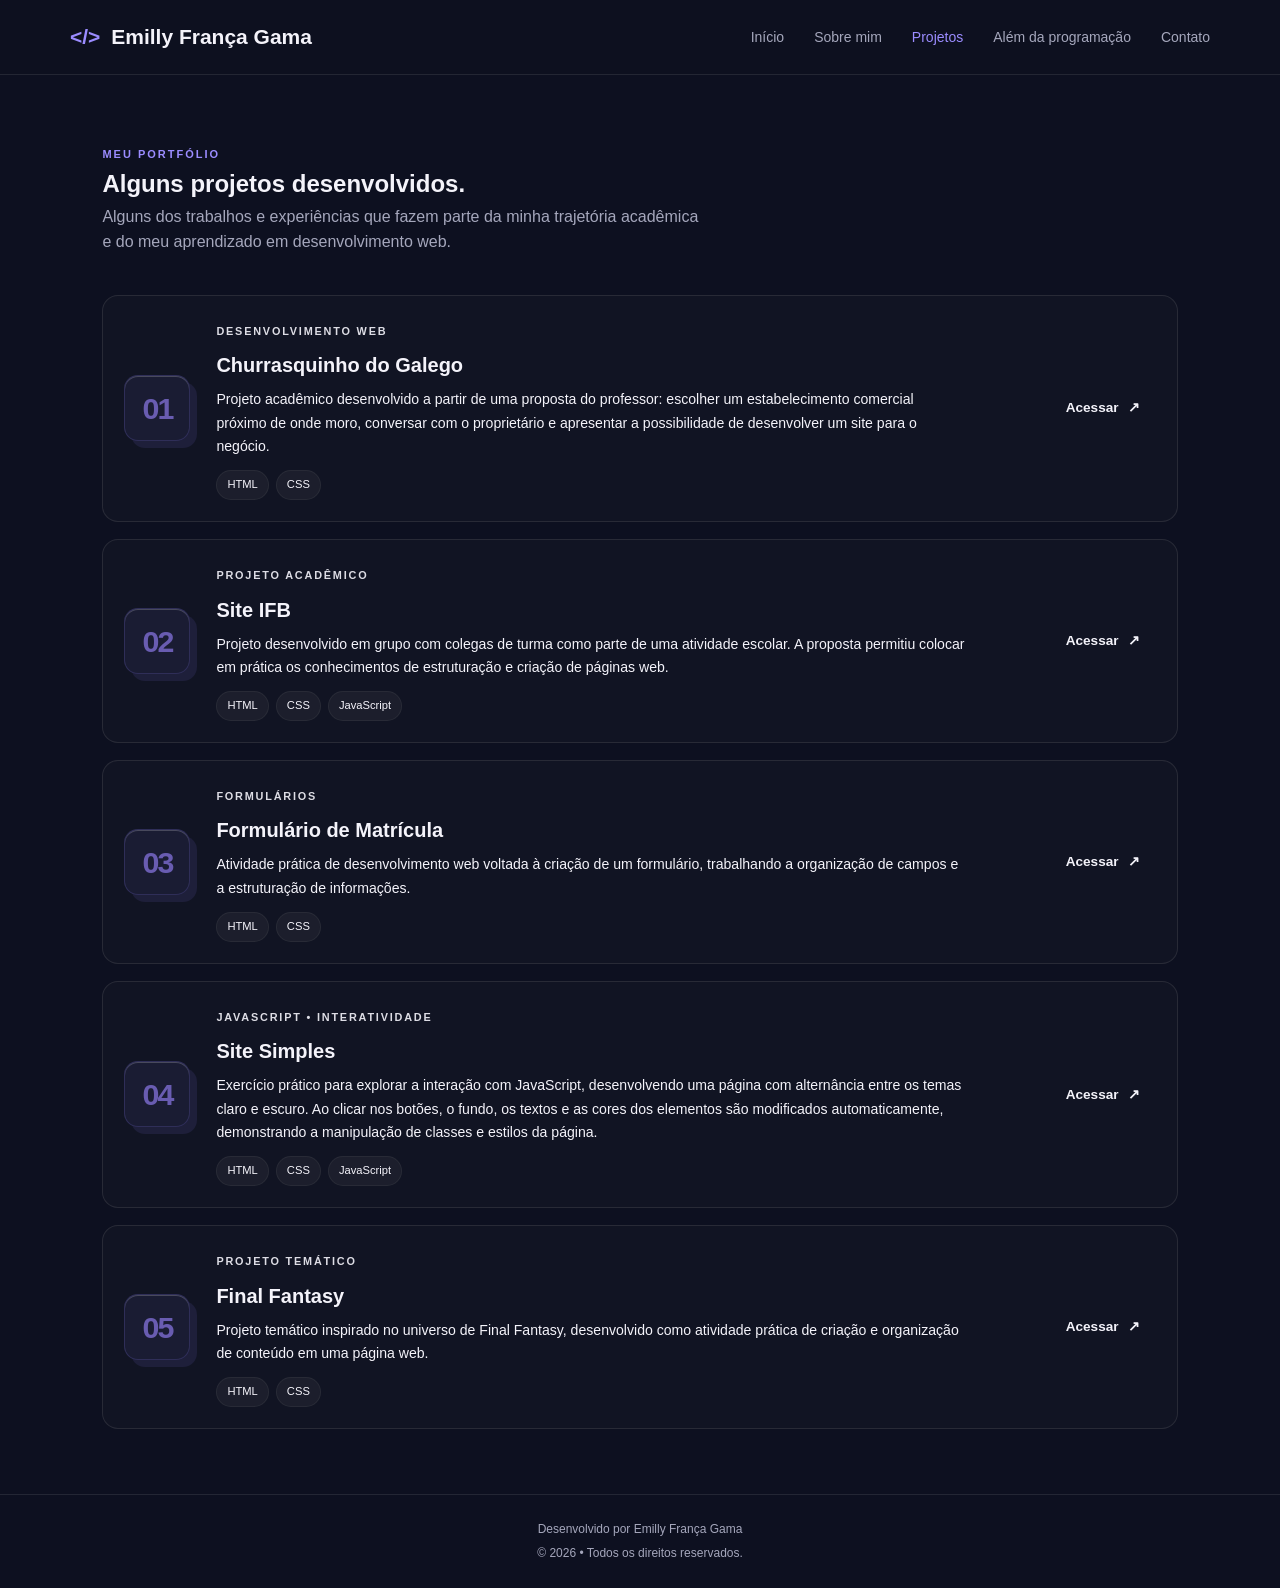
<file: pages/projetos.html>
<!doctype html>
<html lang="pt-BR">
  <head>
    <meta charset="UTF-8" />
    <meta name="viewport" content="width=device-width, initial-scale=1.0" />

    <meta
      name="description"
      content="Conheça os projetos desenvolvidos por Emilly França Gama."
    />

    <title>Meu Portfólio | Meus Projetos</title>

    <link rel="stylesheet" href="../css/style.css" />
    <link rel="stylesheet" href="../css/responsive.css" />
  </head>

  <body>
    <!-- CABEÇALHO -->

    <header class="header">
      <nav class="navbar">
        <a href="../index.html" class="logo">
          <span class="logo-icon">&lt;/&gt;</span>
          Emilly França Gama
        </a>

        <button
          class="menu-toggle"
          id="menu-toggle"
          aria-label="Abrir menu"
          aria-expanded="false"
          aria-controls="nav-links"
        >
          <span></span>
          <span></span>
          <span></span>
        </button>

        <ul class="nav-links" id="nav-links">
          <li><a href="../index.html">Início</a></li>
          <li><a href="sobre.html">Sobre mim</a></li>
          <li><a href="projetos.html" class="active">Projetos</a></li>
          <li><a href="pessoal.html">Além da programação</a></li>
          <li><a href="contato.html">Contato</a></li>
        </ul>
      </nav>
    </header>

    <!-- CONTEÚDO PRINCIPAL -->

    <main>
      <section class="projects-page">
        <!-- APRESENTAÇÃO -->

        <div class="section-heading">
          <span class="section-label">MEU PORTFÓLIO</span>

          <h1>Alguns projetos desenvolvidos.</h1>

          <p>
            Alguns dos trabalhos e experiências que fazem parte da minha
            trajetória acadêmica e do meu aprendizado em desenvolvimento web.
          </p>
        </div>

        <!-- LISTA DE PROJETOS -->

        <div class="project-list">
          <!-- PROJETO 01 -->

          <article class="project-row">
            <div class="project-number">
              <span>01</span>
            </div>

            <div class="project-content">
              <span class="project-category"> DESENVOLVIMENTO WEB </span>

              <h3>Churrasquinho do Galego</h3>

              <p>
                Projeto acadêmico desenvolvido a partir de uma proposta do
                professor: escolher um estabelecimento comercial próximo de onde
                moro, conversar com o proprietário e apresentar a possibilidade
                de desenvolver um site para o negócio.
              </p>

              <div class="project-tags">
                <span>HTML</span>
                <span>CSS</span>
              </div>
            </div>

            <div class="project-action">
              <a
                href="../espetinho_galego/loja.html"
                target="_blank"
                rel="noopener noreferrer"
              >
                Acessar <span>↗</span>
              </a>
            </div>
          </article>

          <!-- PROJETO 02 -->

          <article class="project-row">
            <div class="project-number">
              <span>02</span>
            </div>

            <div class="project-content">
              <span class="project-category"> PROJETO ACADÊMICO </span>

              <h3>Site IFB</h3>

              <p>
                Projeto desenvolvido em grupo com colegas de turma como parte de
                uma atividade escolar. A proposta permitiu colocar em prática os
                conhecimentos de estruturação e criação de páginas web.
              </p>

              <div class="project-tags">
                <span>HTML</span>
                <span>CSS</span>
                <span>JavaScript</span>
              </div>
            </div>

            <div class="project-action">
              <a
                href="../site_ifb/pagina.html"
                target="_blank"
                rel="noopener noreferrer"
              >
                Acessar <span>↗</span>
              </a>
            </div>
          </article>

          <!-- PROJETO 03 -->

          <article class="project-row">
            <div class="project-number">
              <span>03</span>
            </div>

            <div class="project-content">
              <span class="project-category"> FORMULÁRIOS </span>

              <h3>Formulário de Matrícula</h3>

              <p>
                Atividade prática de desenvolvimento web voltada à criação de um
                formulário, trabalhando a organização de campos e a estruturação
                de informações.
              </p>

              <div class="project-tags">
                <span>HTML</span>
                <span>CSS</span>
              </div>
            </div>

            <div class="project-action">
              <a
                href="../site_form/form.html"
                target="_blank"
                rel="noopener noreferrer"
              >
                Acessar <span>↗</span>
              </a>
            </div>
          </article>

          <!-- PROJETO 04 -->

          <article class="project-row">
            <div class="project-number">
              <span>04</span>
            </div>

            <div class="project-content">
              <span class="project-category">
                JAVASCRIPT • INTERATIVIDADE
              </span>

              <h3>Site Simples</h3>

              <p>
                Exercício prático para explorar a interação com JavaScript,
                desenvolvendo uma página com alternância entre os temas claro e
                escuro. Ao clicar nos botões, o fundo, os textos e as cores dos
                elementos são modificados automaticamente, demonstrando a
                manipulação de classes e estilos da página.
              </p>

              <div class="project-tags">
                <span>HTML</span>
                <span>CSS</span>
                <span>JavaScript</span>
              </div>
            </div>

            <div class="project-action">
              <a
                href="../site_simples/inicio.html"
                target="_blank"
                rel="noopener noreferrer"
              >
                Acessar <span>↗</span>
              </a>
            </div>
          </article>

          <!-- PROJETO 05 -->

          <article class="project-row">
            <div class="project-number">
              <span>05</span>
            </div>

            <div class="project-content">
              <span class="project-category"> PROJETO TEMÁTICO </span>

              <h3>Final Fantasy</h3>

              <p>
                Projeto temático inspirado no universo de Final Fantasy,
                desenvolvido como atividade prática de criação e organização de
                conteúdo em uma página web.
              </p>

              <div class="project-tags">
                <span>HTML</span>
                <span>CSS</span>
              </div>
            </div>

            <div class="project-action">
              <a
                href="../site_finalfantasy/teste.html"
                target="_blank"
                rel="noopener noreferrer"
              >
                Acessar <span>↗</span>
              </a>
            </div>
          </article>
        </div>
      </section>
    </main>

    <!-- RODAPÉ -->

    <footer class="footer">
      <p>Desenvolvido por Emilly França Gama</p>

      <p>
        © <span id="current-year"></span>
        • Todos os direitos reservados.
      </p>
    </footer>

    <!-- JAVASCRIPT -->

    <script src="../js/script.js"></script>
  </body>
</html>
</file>
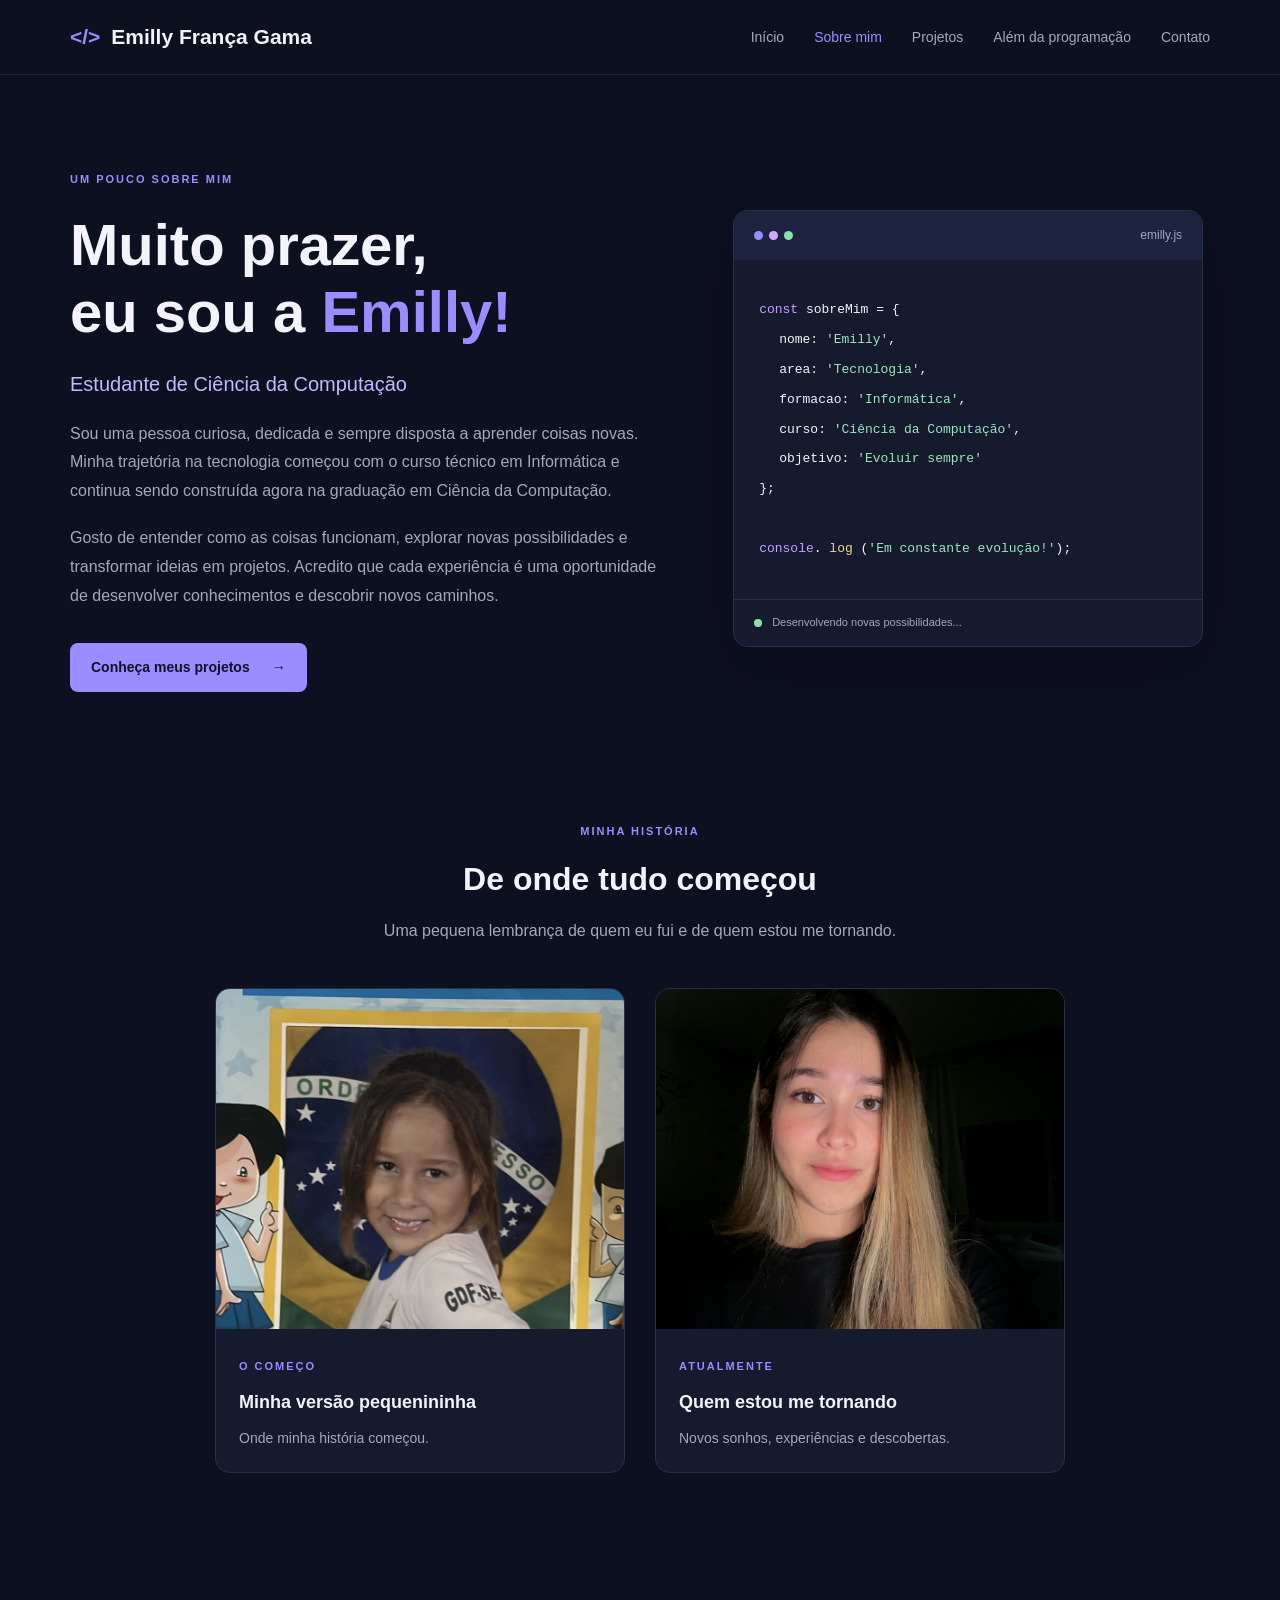
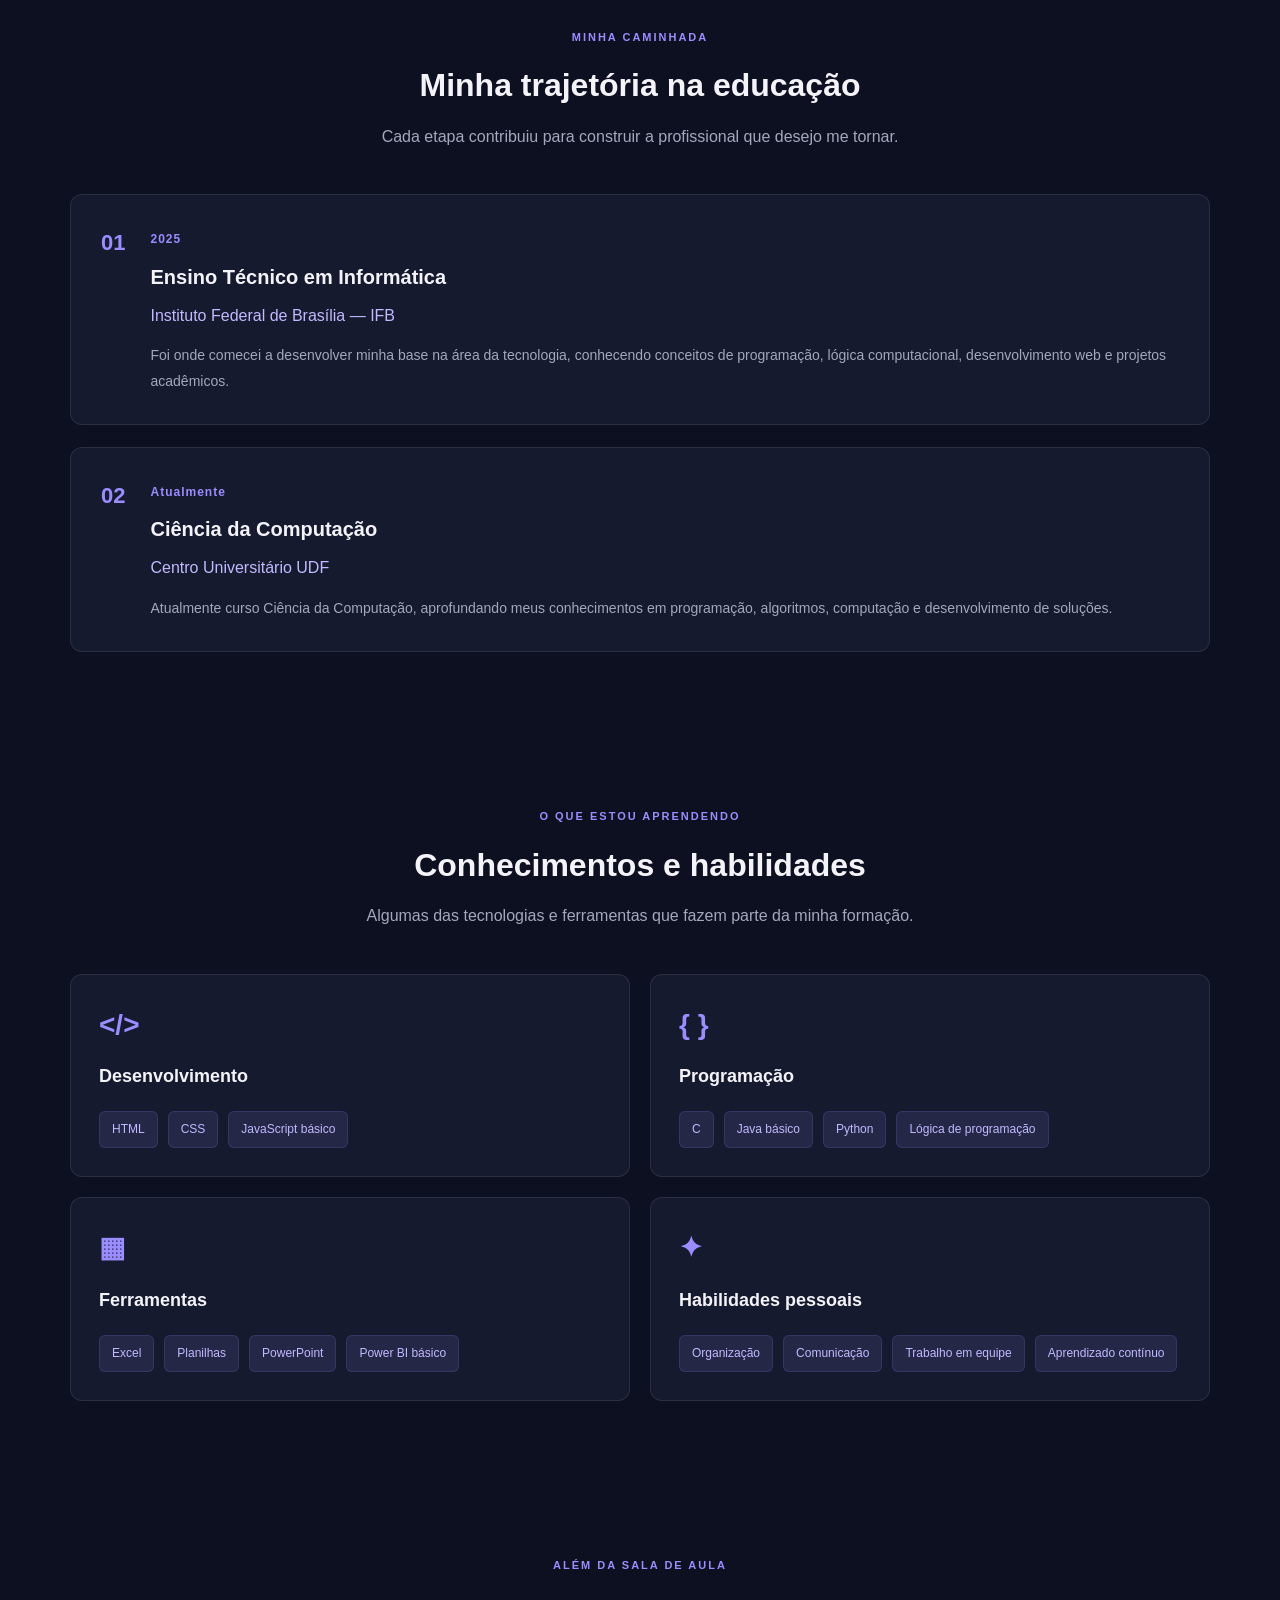
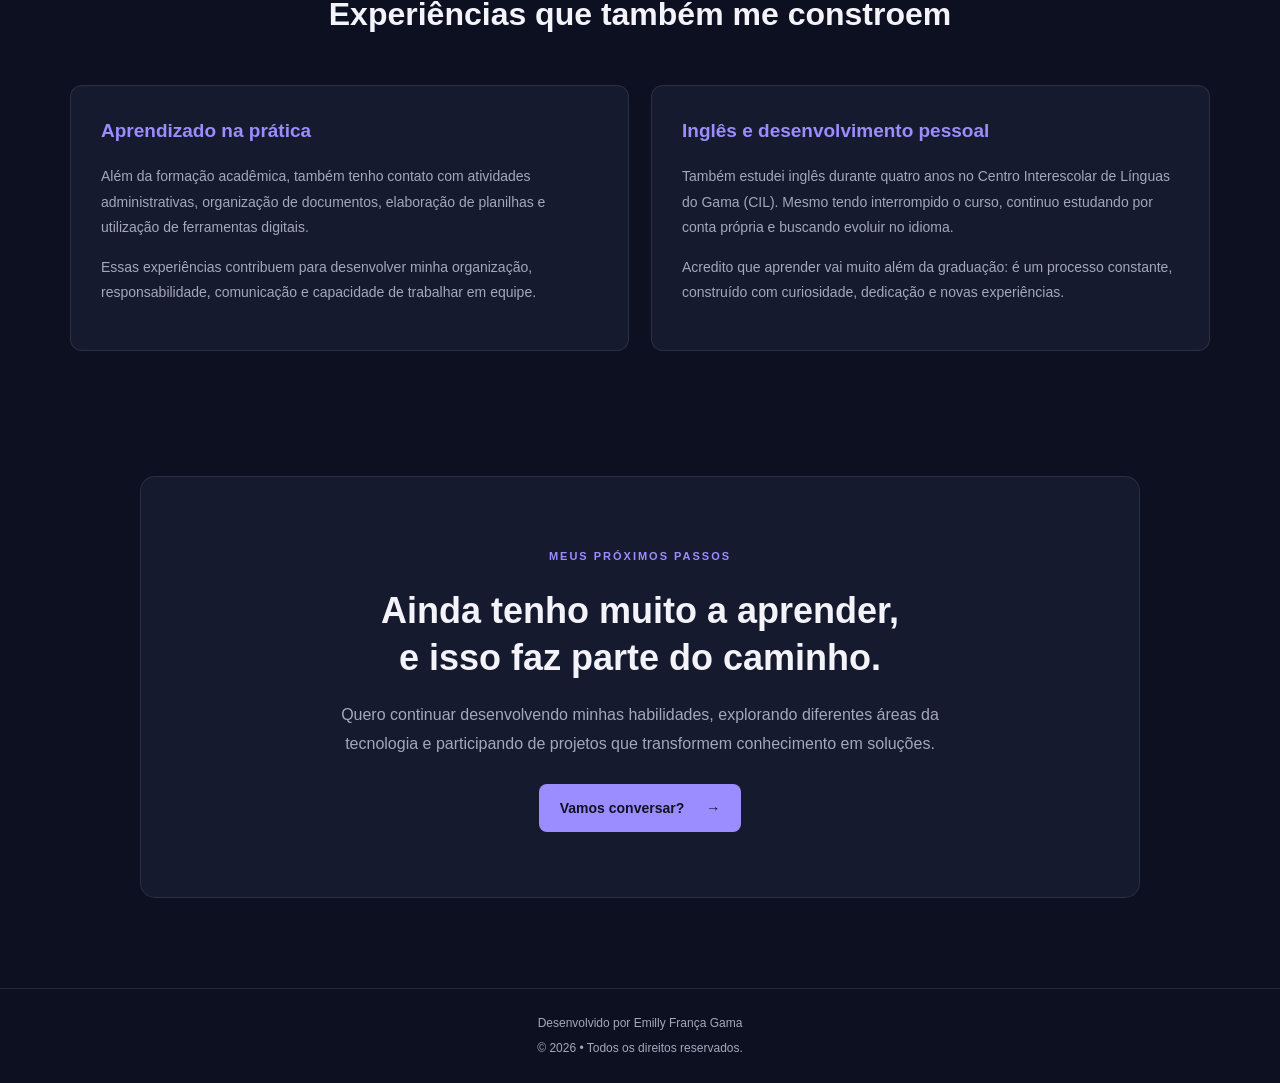
<file: pages/sobre.html>
<!doctype html>
<html lang="pt-BR">
  <head>
    <meta charset="UTF-8" />
    <meta name="viewport" content="width=device-width, initial-scale=1.0" />

    <meta
      name="description"
      content="Conheça a trajetória, formação e habilidades de Emilly França Gama."
    />

    <title>Meu Portfólio | Sobre Mim</title>

    <link rel="stylesheet" href="../css/style.css" />
    <link rel="stylesheet" href="../css/responsive.css" />
  </head>

  <body>
    <!-- CABEÇALHO -->
    <header class="header">
      <nav class="navbar">
        <a href="../index.html" class="logo">
          <span class="logo-icon">&lt;/&gt;</span>
         Emilly França Gama
        </a>

        <button
          class="menu-toggle"
          id="menu-toggle"
          aria-label="Abrir menu"
          aria-expanded="false"
          aria-controls="nav-links"
        >
          <span></span>
          <span></span>
          <span></span>
        </button>

        <ul class="nav-links" id="nav-links">
          <li><a href="../index.html">Início</a></li>
          <li><a href="sobre.html" class="active">Sobre mim</a></li>
          <li><a href="projetos.html">Projetos</a></li>
          <li><a href="pessoal.html">Além da programação</a></li>
          <li><a href="contato.html">Contato</a></li>
        </ul>
      </nav>
    </header>

    <!-- CONTEÚDO PRINCIPAL -->
    <main class="about-page">
      <!-- APRESENTAÇÃO -->
      <section class="about-hero">
        <div class="about-intro">
          <span class="section-label">UM POUCO SOBRE MIM</span>

          <h1>
            Muito prazer,<br />
            eu sou a <span>Emilly!</span>
          </h1>

          <h2>Estudante de Ciência da Computação</h2>

          <p>
            Sou uma pessoa curiosa, dedicada e sempre disposta a aprender coisas
            novas. Minha trajetória na tecnologia começou com o curso técnico em
            Informática e continua sendo construída agora na graduação em
            Ciência da Computação.
          </p>

          <p>
            Gosto de entender como as coisas funcionam, explorar novas
            possibilidades e transformar ideias em projetos. Acredito que cada
            experiência é uma oportunidade de desenvolver conhecimentos e
            descobrir novos caminhos.
          </p>

          <a href="projetos.html" class="btn-primary">
            Conheça meus projetos
            <span>→</span>
          </a>
        </div>

        <!-- CARTÃO DE CÓDIGO -->
        <div class="about-highlight">
          <div class="highlight-code">
            <div class="card-top">
              <div class="window-dots">
                <span></span>
                <span></span>
                <span></span>
              </div>

              <span>emilly.js</span>
            </div>

            <div class="code-content">
              <p>
                <span class="code-purple">const</span>
                sobreMim = {
              </p>

              <p class="code-indent">
                nome:
                <span class="code-green">'Emilly'</span>,
              </p>

              <p class="code-indent">
                area:
                <span class="code-green">'Tecnologia'</span>,
              </p>

              <p class="code-indent">
                formacao:
                <span class="code-green">'Informática'</span>,
              </p>

              <p class="code-indent">
                curso:
                <span class="code-green">'Ciência da Computação'</span>,
              </p>

              <p class="code-indent">
                objetivo:
                <span class="code-green">'Evoluir sempre'</span>
              </p>

              <p>};</p>

              <br />

              <p>
                <span class="code-purple">console</span>.
                <span class="code-yellow">log</span>
                (<span class="code-green">'Em constante evolução!'</span>);
              </p>
            </div>

            <div class="card-bottom">
              <span class="status-dot"></span>
              Desenvolvendo novas possibilidades...
            </div>
          </div>
        </div>
      </section>

      <!-- MINHA HISTÓRIA -->
      <section class="about-section personal-history">
        <div class="section-heading">
          <span class="section-label">MINHA HISTÓRIA</span>

          <h2>De onde tudo começou</h2>

          <p>
            Uma pequena lembrança de quem eu fui e de quem estou me tornando.
          </p>
        </div>

        <div class="personal-photos">
          <!-- FOTO DA INFÂNCIA -->
          <article class="photo-card childhood-card">
            <div class="photo-wrapper">
              <img
                src="img/infancia.jpeg"
                alt="Emilly durante a infância"
                loading="lazy"
              />
            </div>

            <div class="photo-caption">
              <span class="photo-date">O COMEÇO</span>

              <h3>Minha versão pequenininha</h3>

              <p>Onde minha história começou.</p>
            </div>
          </article>

          <!-- FOTO ATUAL -->
          <article class="photo-card current-card">
            <div class="photo-wrapper">
              <img
                src="img/atual.jpeg"
                alt="Emilly atualmente"
                loading="lazy"
              />
            </div>

            <div class="photo-caption">
              <span class="photo-date">ATUALMENTE</span>

              <h3>Quem estou me tornando</h3>

              <p>Novos sonhos, experiências e descobertas.</p>
            </div>
          </article>
        </div>
      </section>

      <!-- FORMAÇÃO ACADÊMICA -->
      <section class="about-section">
        <div class="section-heading">
          <span class="section-label">MINHA CAMINHADA</span>

          <h2>Minha trajetória na educação</h2>

          <p>
            Cada etapa contribuiu para construir a profissional que desejo me
            tornar.
          </p>
        </div>

        <div class="timeline">
          <!-- IFB -->
          <article class="timeline-item">
            <span class="timeline-number">01</span>

            <div class="timeline-content">
              <span class="timeline-date">2025</span>

              <h3>Ensino Técnico em Informática</h3>

              <h4>Instituto Federal de Brasília — IFB</h4>

              <p>
                Foi onde comecei a desenvolver minha base na área da tecnologia,
                conhecendo conceitos de programação, lógica computacional,
                desenvolvimento web e projetos acadêmicos.
              </p>
            </div>
          </article>

          <!-- UDF -->
          <article class="timeline-item">
            <span class="timeline-number">02</span>

            <div class="timeline-content">
              <span class="timeline-date">Atualmente</span>

              <h3>Ciência da Computação</h3>

              <h4>Centro Universitário UDF</h4>

              <p>
                Atualmente curso Ciência da Computação, aprofundando meus
                conhecimentos em programação, algoritmos, computação e
                desenvolvimento de soluções.
              </p>
            </div>
          </article>
        </div>
      </section>

      <!-- CONHECIMENTOS -->
      <section class="about-section skills-section">
        <div class="section-heading">
          <span class="section-label">O QUE ESTOU APRENDENDO</span>

          <h2>Conhecimentos e habilidades</h2>

          <p>
            Algumas das tecnologias e ferramentas que fazem parte da minha
            formação.
          </p>
        </div>

        <div class="skills-grid">
          <!-- DESENVOLVIMENTO -->
          <article class="skill-card">
            <span class="skill-icon">&lt;/&gt;</span>

            <h3>Desenvolvimento</h3>

            <div class="skill-tags">
              <span>HTML</span>
              <span>CSS</span>
              <span>JavaScript básico</span>
            </div>
          </article>

          <!-- PROGRAMAÇÃO -->
          <article class="skill-card">
            <span class="skill-icon">{ }</span>

            <h3>Programação</h3>

            <div class="skill-tags">
              <span>C</span>
              <span>Java básico</span>
              <span>Python</span>
              <span>Lógica de programação</span>
            </div>
          </article>

          <!-- FERRAMENTAS -->
          <article class="skill-card">
            <span class="skill-icon">▦</span>

            <h3>Ferramentas</h3>

            <div class="skill-tags">
              <span>Excel</span>
              <span>Planilhas</span>
              <span>PowerPoint</span>
              <span>Power BI básico</span>
            </div>
          </article>

          <!-- HABILIDADES PESSOAIS -->
          <article class="skill-card">
            <span class="skill-icon">✦</span>

            <h3>Habilidades pessoais</h3>

            <div class="skill-tags">
              <span>Organização</span>
              <span>Comunicação</span>
              <span>Trabalho em equipe</span>
              <span>Aprendizado contínuo</span>
            </div>
          </article>
        </div>
      </section>

      <!-- EXPERIÊNCIAS -->
      <section class="about-section experience-section">
        <div class="section-heading">
          <span class="section-label">ALÉM DA SALA DE AULA</span>

          <h2>Experiências que também me constroem</h2>
        </div>

        <div class="experience-content">
          <div class="experience-text">
            <h3>Aprendizado na prática</h3>

            <p>
              Além da formação acadêmica, também tenho contato com atividades
              administrativas, organização de documentos, elaboração de
              planilhas e utilização de ferramentas digitais.
            </p>

            <p>
              Essas experiências contribuem para desenvolver minha organização,
              responsabilidade, comunicação e capacidade de trabalhar em equipe.
            </p>
          </div>

          <div class="experience-text">
            <h3>Inglês e desenvolvimento pessoal</h3>

            <p>
              Também estudei inglês durante quatro anos no Centro Interescolar
              de Línguas do Gama (CIL). Mesmo tendo interrompido o curso,
              continuo estudando por conta própria e buscando evoluir no idioma.
            </p>

            <p>
              Acredito que aprender vai muito além da graduação: é um processo
              constante, construído com curiosidade, dedicação e novas
              experiências.
            </p>
          </div>
        </div>
      </section>

      <!-- OBJETIVOS PROFISSIONAIS -->
      <section class="about-cta">
        <span class="section-label">MEUS PRÓXIMOS PASSOS</span>

        <h2>
          Ainda tenho muito a aprender,<br />
          e isso faz parte do caminho.
        </h2>

        <p>
          Quero continuar desenvolvendo minhas habilidades, explorando
          diferentes áreas da tecnologia e participando de projetos que
          transformem conhecimento em soluções.
        </p>

        <a href="contato.html" class="btn-primary">
          Vamos conversar?
          <span>→</span>
        </a>
      </section>
    </main>

    <!-- RODAPÉ -->
    <footer class="footer">
      <p>Desenvolvido por Emilly França Gama</p>

      <p>
        © <span id="current-year"></span>
        • Todos os direitos reservados.
      </p>
    </footer>

    <!-- JAVASCRIPT -->
    <script src="../js/script.js"></script>
  </body>
</html>
</file>
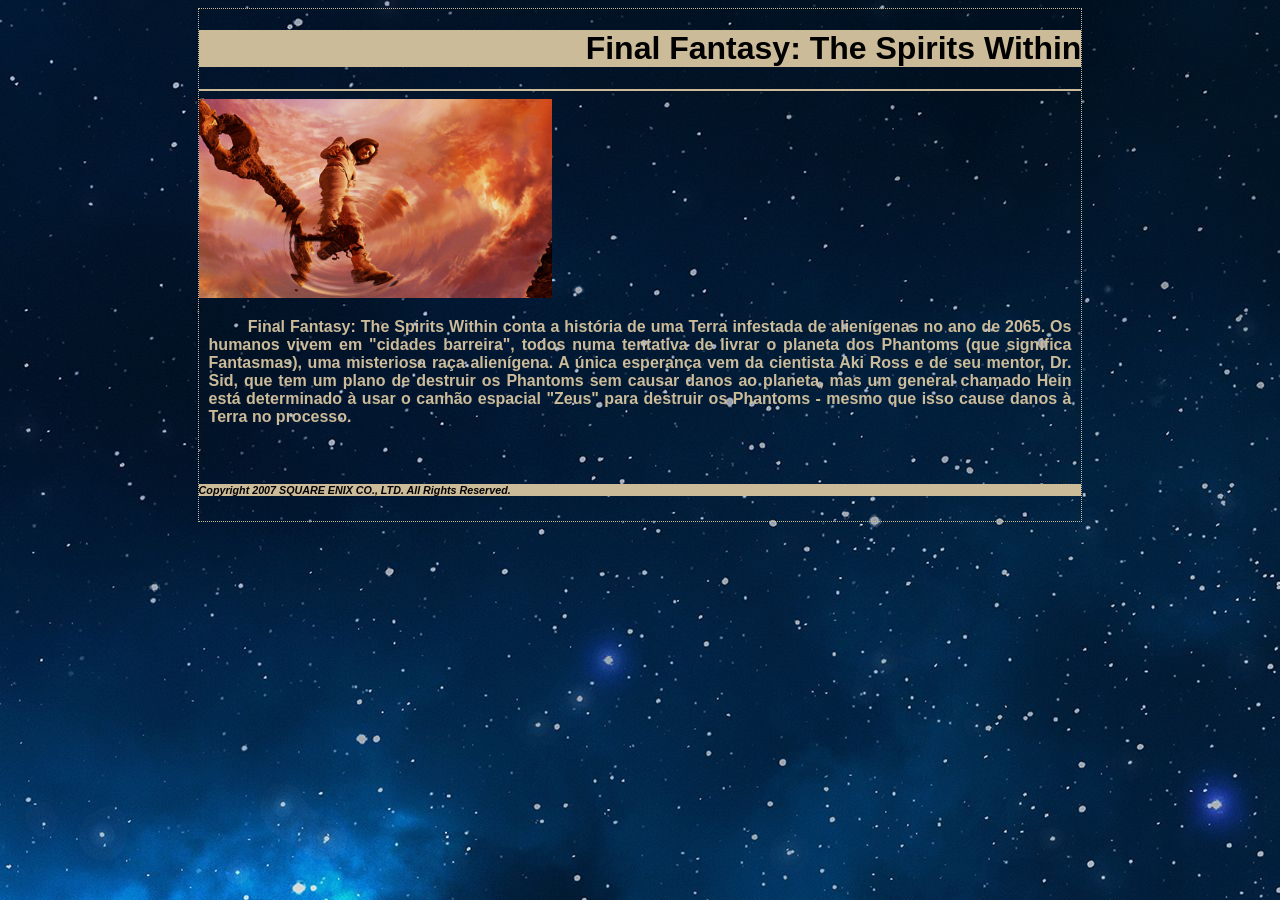
<file: site_finalfantasy/teste.html>
<!doctype html>
<html lang="en">
  <head>
    <meta charset="UTF-8" />
    <meta name="viewport" content="width=device-width, initial-scale=1.0" />
    <link rel="stylesheet" href="teste.css" />
    <title>Document</title>
  </head>
  <body>
    <div class="container">
      <h1>Final Fantasy: The Spirits Within</h1>
      <hr color="" />
      <img src="fotos/ff.jpg" alt="" class="imagem-lateral" />
      <br />

      <b
        ><p>
          ﾠﾠﾠ ﾠFinal Fantasy: The Spirits Within conta a história de uma Terra
          infestada de alienígenas no ano de 2065. Os humanos vivem em "cidades
          barreira", todos numa tentativa de livrar o planeta dos Phantoms (que
          significa Fantasmas), uma misteriosa raça alienígena. A única
          esperança vem da cientista Aki Ross e de seu mentor, Dr. Sid, que tem
          um plano de destruir os Phantoms sem causar danos ao planeta, mas um
          general chamado Hein está determinado à usar o canhão espacial "Zeus"
          para destruir os Phantoms - mesmo que isso cause danos à Terra no
          processo.
        </p></b
      >
      <br />

      <i> <h6>Copyright 2007 SQUARE ENIX CO., LTD. All Rights Reserved.</h6></i>
    </div>
  </body>
</html>
</file>
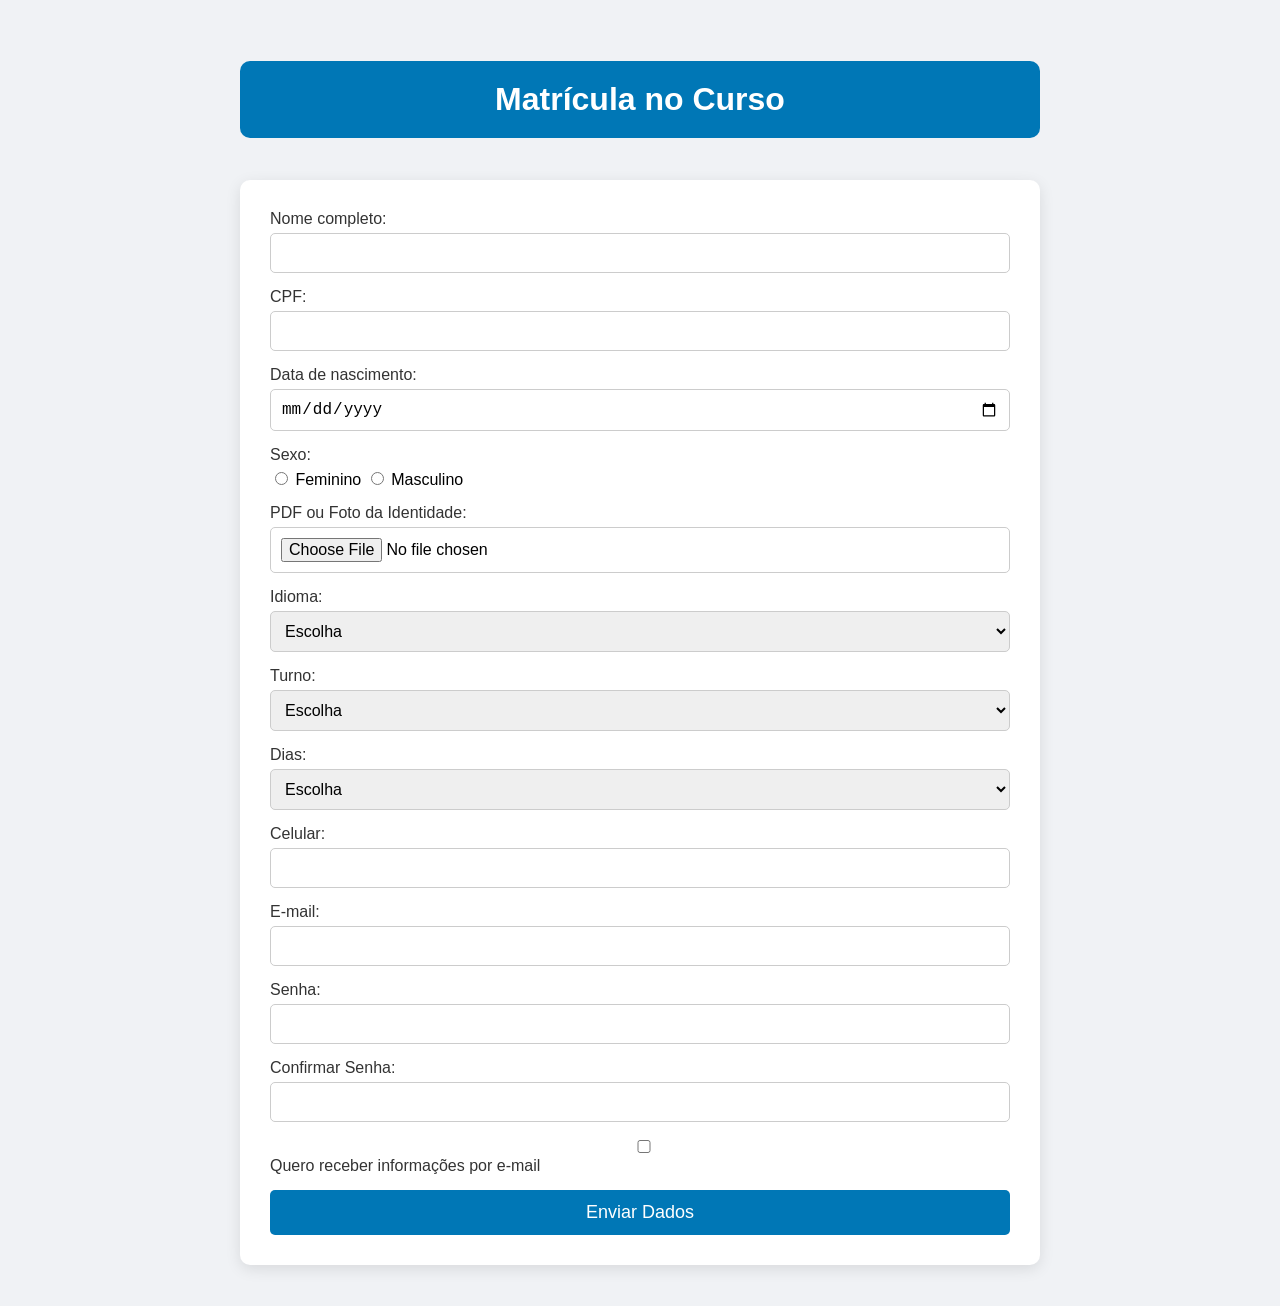
<file: site_form/form.html>
<!DOCTYPE html>
<html lang="pt-br">
  <head>
    <meta charset="UTF-8" />
    <meta name="viewport" content="width=device-width, initial-scale=1.0" />
    <title>Formulário de Matrícula</title>
    <link rel="stylesheet" href="estilo1.css" />
  </head>

  <body>
    <h1>Matrícula no Curso</h1>

    <form id="formulario">
      <div>
        <label for="nome">Nome completo:</label>
        <input type="text" id="nome" name="nome" required minlength="10" />
      </div>

      <div>
        <label for="cpf">CPF:</label>
        <input type="text" id="cpf" name="cpf" required />
      </div>

      <div>
        <label for="nascimento">Data de nascimento:</label>
        <input type="date" id="nascimento" name="nascimento" required />
      </div>

      <div>
        <label>Sexo:</label>
        <input type="radio" name="sexo" value="Feminino" required /> Feminino
        <input type="radio" name="sexo" value="Masculino" /> Masculino
      </div>

      <div>
        <label for="arquivo">PDF ou Foto da Identidade:</label>
        <input type="file" id="arquivo" name="arquivo" required />
      </div>

      <div>
        <label for="curso">Idioma:</label>
        <select id="curso" name="curso" required>
          <option value="">Escolha</option>
          <option value="Inglês">Inglês</option>
          <option value="Espanhol">Espanhol</option>
          <option value="Francês">Francês</option>
          <option value="Japonês">Japonês</option>
        </select>
      </div>

      <div>
        <label for="turno">Turno:</label>
        <select id="turno" name="turno" required>
          <option value="">Escolha</option>
          <option value="Manhã">Manhã</option>
          <option value="Tarde">Tarde</option>
          <option value="Noite">Noite</option>
        </select>
      </div>

      <div>
        <label for="dia">Dias:</label>
        <select id="dia" name="dia" required>
          <option value="">Escolha</option>
          <option value="Segunda e Quarta">Segunda e Quarta</option>
          <option value="Terça e Quinta">Terça e Quinta</option>
          <option value="Sexta-feira">Sexta-feira</option>
        </select>
      </div>

      <div>
        <label for="celular">Celular:</label>
        <input type="text" id="celular" name="celular" required />
      </div>

      <div>
        <label for="email">E-mail:</label>
        <input type="email" id="email" name="email" required />
      </div>

      <div>
        <label for="senha">Senha:</label>
        <input
          type="password"
          id="senha"
          name="senha"
          required
          minlength="6"
          maxlength="8"
        />
      </div>

      <div>
        <label for="confirmarSenha">Confirmar Senha:</label>
        <input type="password" id="confirmarSenha" required />
      </div>

      <div>
        <label>
          <input type="checkbox" name="newsletter" />
          Quero receber informações por e-mail
        </label>
      </div>

      <button type="submit">Enviar Dados</button>
    </form>
  </body>
</html>
</file>
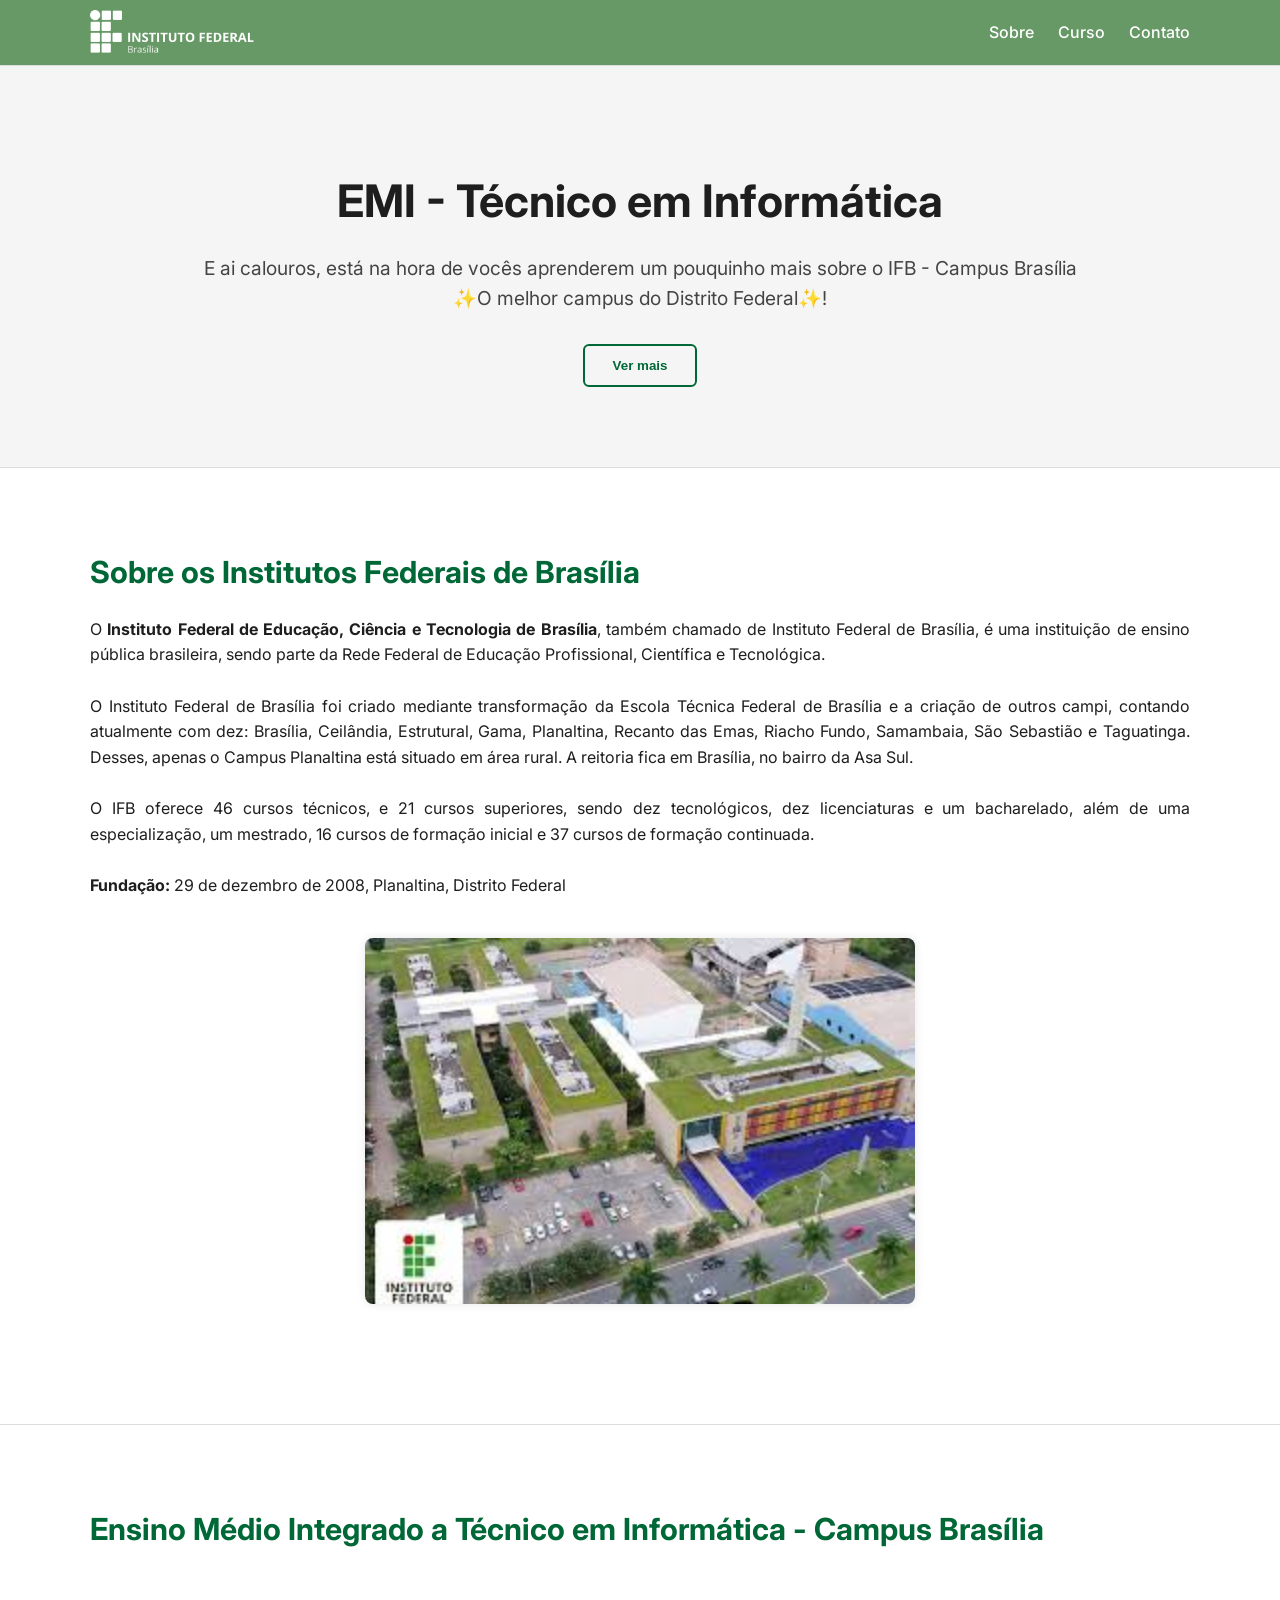
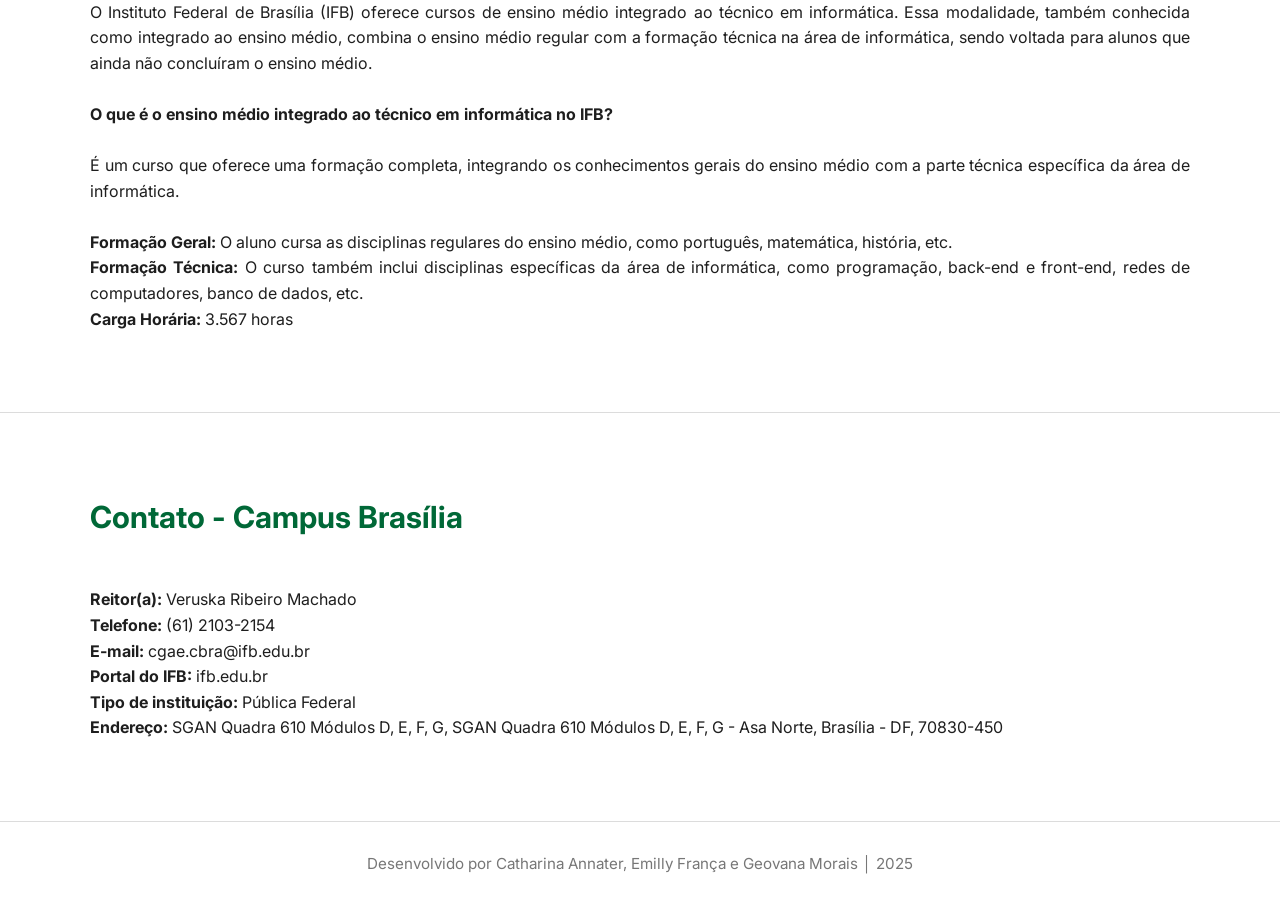
<file: site_ifb/pagina.html>
<!DOCTYPE html>
<html lang="pt-BR">
  <head>
    <meta charset="UTF-8" />
    <meta name="viewport" content="width=device-width, initial-scale=1.0" />
    <title>IFB - EMI Informática</title>
    <link rel="stylesheet" href="stylee.css" />
    <link
      href="https://fonts.googleapis.com/css2?family=Inter:wght@400;600;700&display=swap"
      rel="stylesheet"
    />
  </head>
  <body>
    <header>
      <div class="container">
        <img src="imagens/logo-ifb.png" alt="Logo IFB" class="logo" />
        <nav>
          <a href="#sobre">Sobre</a>
          <a href="#curso">Curso</a>
          <a href="#contato">Contato</a>
        </nav>
      </div>
    </header>

    <main>
      <section class="intro">
        <div class="container">
          <h1>EMI - Técnico em Informática</h1>
          <p>
            E ai calouros, está na hora de vocês aprenderem um pouquinho mais
            sobre o IFB - Campus Brasília <br />✨O melhor campus do Distrito
            Federal✨!
          </p>
          <button id="info-btn">Ver mais</button>
        </div>
      </section>
      <section id="info-extra" class="section hidden">
        <div class="container">
          <h2>Eventos e Informações Extras</h2>
          <p class="eventos">
            <b id="conecta">Conecta IF</b> <br />
            <br />
            ㅤÉ um evento gratuito e anual realizado pelo Instituto Federal de
            Brasília que reúne inovação, tecnologia e muito conhecimento. Nele,
            são oferecidas centenas de atividades, todas gratuitas, e nas mais
            diversas áreas. São oficinas, mostras, workshops, rodas de conversa,
            protótipos de produtos, arte, cultura, palestras, competições,
            exposições e muito mais, totalizando 18 eventos simultâneos. <br />
            ㅤO principal objetivo do <b>CONECTAIF</b> é fomentar o diálogo
            entre as várias ações desenvolvidas no âmbito da Educação
            Profissional e Tecnológica, englobando a difusão de conhecimento com
            a participação efetiva de pesquisadores, professores e alunos da
            Rede Federal de Educação Profissional, Científica e Tecnológica e da
            comunidade escolar do GDF e entorno; gestores; empresários;
            representantes de instituições parceiras; e público visitante.
            <br />
          </p>
          <br />
          <p>
            <b id="conecta">JIFS</b> <br />
            <br />
            ㅤJogos dos Institutos Federais, são competições esportivas que
            envolvem estudantes dos Institutos Federais de Educação, Ciência e
            Tecnologia do Brasil. O evento promove a integração entre os alunos,
            estimulando a prática esportiva e o desenvolvimento de valores como
            cooperação e respeito. As competições abrangem diversas modalidades
            esportivas, tanto individuais quanto coletivas, e são realizadas em
            diferentes etapas: intra-campus (internas), inter-campi (estaduais),
            regionais e nacional.
          </p>
          <br />
          <p>
            <b id="conecta">Auxílios</b> <br />
            <br />
            ㅤ <b>Auxílio-Permanência:</b> É um benefício financeiro para
            estudantes do ensino médio integrado e PROEJA, com o objetivo de
            reduzir a evasão escolar e garantir a permanência dos alunos. O
            valor do auxílio pode variar, sendo, por exemplo,
            <b>R$ 240,00</b> para o ensino médio integrado e
            <b>R$ 480,00</b> para o PROEJA. O benefício é direcionado a
            estudantes com renda per capita de até 1,5 salário mínimo e
            regularmente matriculados no IFB. <br />
            <br />
            ㅤ<b>Auxílio-Alimentação:</b> O IFB também oferece
            auxílio-alimentação para estudantes do
            <b>ensino médio integrado e PROEJA</b>, com o objetivo de garantir
            uma alimentação adequada durante o período letivo. As parcelas podem
            ser referentes a meses específicos, como setembro e outubro, ou a
            repagamentos de meses anteriores, porém não é fixo, como não vem de
            emenda, a prória reitoria encontra uma forma para fornecer esse
            auxílio-alimentação.
          </p>
        </div>
      </section>

      <section id="sobre" class="section">
        <div class="container">
          <h2>Sobre os Institutos Federais de Brasília</h2>
          <p>
            ㅤO
            <b
              >Instituto Federal de Educação, Ciência e Tecnologia de
              Brasília</b
            >, também chamado de Instituto Federal de Brasília, é uma
            instituição de ensino pública brasileira, sendo parte da Rede
            Federal de Educação Profissional, Científica e Tecnológica. <br />
            <br />
            ㅤO Instituto Federal de Brasília foi criado mediante transformação
            da Escola Técnica Federal de Brasília e a criação de outros campi,
            contando atualmente com dez: Brasília, Ceilândia, Estrutural, Gama,
            Planaltina, Recanto das Emas, Riacho Fundo, Samambaia, São Sebastião
            e Taguatinga. Desses, apenas o Campus Planaltina está situado em
            área rural. A reitoria fica em Brasília, no bairro da Asa Sul.<br />
            <br />
            ㅤO IFB oferece 46 cursos técnicos, e 21 cursos superiores, sendo
            dez tecnológicos, dez licenciaturas e um bacharelado, além de uma
            especialização, um mestrado, 16 cursos de formação inicial e 37
            cursos de formação continuada. <br />
            <br />
            <b> Fundação:</b> 29 de dezembro de 2008, Planaltina, Distrito
            Federal
          </p>
        </div>
        <div class="carousel-wrapper">
          <div class="carousel-track">
            <div class="carousel-slide">
              <img src="imagens/foto1.jpg" alt="Foto 1 do IFB" />
            </div>
            <div class="carousel-slide">
              <img src="imagens/foto2.jpg" alt="Foto 2 do IFB" />
            </div>
          </div>
        </div>
      </section>

      <section id="curso" class="section">
        <div class="container">
          <h2>
            Ensino Médio Integrado a Técnico em Informática - Campus Brasília
          </h2>
          <p>
            <br />
          </p>

          <p>
            ㅤO Instituto Federal de Brasília (IFB) oferece cursos de ensino
            médio integrado ao técnico em informática. Essa modalidade, também
            conhecida como integrado ao ensino médio, combina o ensino médio
            regular com a formação técnica na área de informática, sendo voltada
            para alunos que ainda não concluíram o ensino médio. <br />
            <br />
            <b
              >O que é o ensino médio integrado ao técnico em informática no
              IFB?</b
            >
            <br />
            <br />
            ㅤÉ um curso que oferece uma formação completa, integrando os
            conhecimentos gerais do ensino médio com a parte técnica específica
            da área de informática. <br />
            <br />
            <b>Formação Geral:</b> O aluno cursa as disciplinas regulares do
            ensino médio, como português, matemática, história, etc. <br />
            <b> Formação Técnica:</b> O curso também inclui disciplinas
            específicas da área de informática, como programação, back-end e
            front-end, redes de computadores, banco de dados, etc. <br />
            <b> Carga Horária:</b> 3.567 horas
          </p>
        </div>
      </section>
      <section id="contato" class="section">
        <div class="container">
          <h2>Contato - Campus Brasília</h2>
          <p>
            <br />
            <b>Reitor(a):</b> Veruska Ribeiro Machado <br />
            <b>Telefone:</b> (61) 2103-2154 <br />

            <b>E-mail:</b> cgae.cbra@ifb.edu.br <br />
            <b>Portal do IFB: </b>ifb.edu.br <br />
            <b> Tipo de instituição: </b>Pública Federal <br />
            <b>Endereço:</b>
            SGAN Quadra 610 Módulos D, E, F, G, SGAN Quadra 610 Módulos D, E, F,
            G - Asa Norte, Brasília - DF, 70830-450 <br />
          </p>
        </div>
      </section>
    </main>

    <footer>
      <div class="container">
        <p>
          Desenvolvido por Catharina Annater, Emilly França e Geovana Morais │
          2025
        </p>
      </div>
    </footer>

    <script src="javascript.js"></script>
  </body>
</html>
</file>
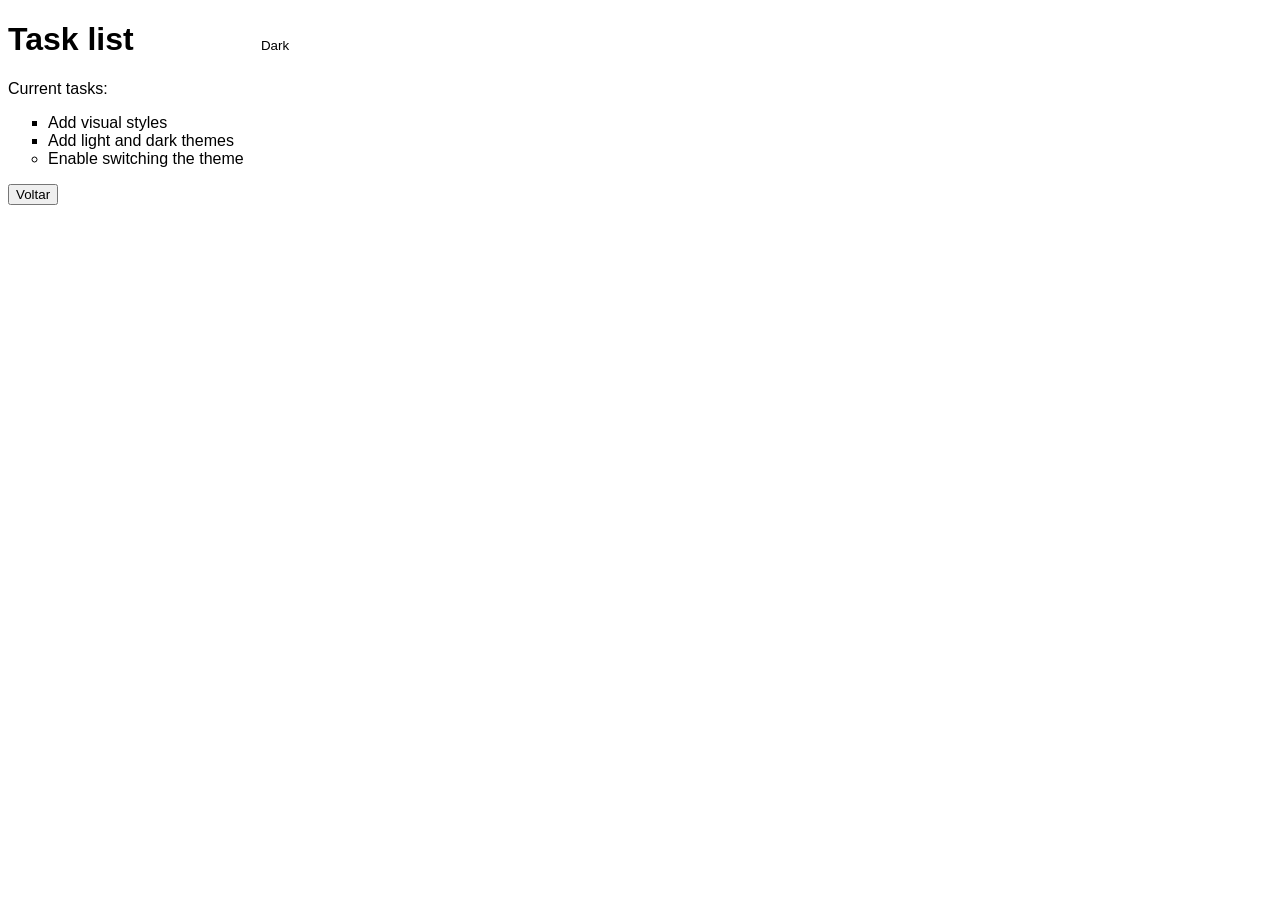
<file: site_simples/inicio.html>
<!doctype html>
<html lang="en">
  <head>
    <meta charset="UTF-8" />
    <meta name="viewport" content="width=device-width, initial-scale=1.0" />
    <title>Simple Website</title>
    <link rel="stylesheet" href="main.css" />
  </head>
  <body class="">
    <h1>Task list</h1>
    <p id="msg">Current tasks:</p>
    <ul>
      <li class="list">Add visual styles</li>
      <li class="list">Add light and dark themes</li>
      <li>Enable switching the theme</li>
    </ul>
    <div>
      <button class="btn">Dark</button>
    </div>
    <script src="app.js"></script>
    <noscript>You need to enable JavaScript to view the full site.</noscript>
    <a href="/perfil.html"><button>Voltar</button></a>
  </body>
</html>
</file>
<file: css/style.css>
/* CONFIGURAÇÕES GERAIS */

* {
  margin: 0;
  padding: 0;
  box-sizing: border-box;
}

:root {
  --background: #0d1020;
  --surface: #151a2e;
  --surface-light: #1d2440;
  --primary: #9b8cff;
  --secondary: #c2b9ff;
  --text: #f4f3fa;
  --text-muted: #a5a7bc;
  --border: rgba(255, 255, 255, 0.09);
}

html {
  scroll-behavior: smooth;
}

body {
  background: var(--background);
  color: var(--text);
  font-family: Arial, Helvetica, sans-serif;
  line-height: 1.6;
}

/* MENU SUPERIOR */

.header {
  width: 100%;
  border-bottom: 1px solid var(--border);
  background: rgba(13, 16, 32, 0.96);
}

.navbar {
  max-width: 1200px;
  margin: auto;
  padding: 20px 30px;
  display: flex;
  justify-content: space-between;
  align-items: center;
}

.logo {
  text-decoration: none;
  color: var(--text);
  font-size: 21px;
  font-weight: bold;
}

.logo-icon {
  color: var(--primary);
  margin-right: 5px;
}

.nav-links {
  display: flex;
  list-style: none;
  gap: 30px;
}

.nav-links a {
  text-decoration: none;
  color: var(--text-muted);
  font-size: 14px;
  transition: 0.3s;
}

.nav-links a:hover,
.nav-links a.active {
  color: var(--primary);
}

/* BOTÃO DO MENU MOBILE */

.menu-toggle {
  display: none;
  background: none;
  border: none;
  cursor: pointer;
}

.menu-toggle span {
  display: block;
  width: 25px;
  height: 2px;
  background: var(--text);
  margin: 5px;
}

/* APRESENTAÇÃO */

.hero {
  max-width: 1200px;
  min-height: 570px;
  margin: auto;
  padding: 90px 30px;
  display: grid;
  grid-template-columns: 1.1fr 0.9fr;
  align-items: center;
  gap: 70px;
}

.welcome {
  display: inline-flex;
  align-items: center;
  gap: 10px;
  padding: 9px 15px;
  border: 1px solid var(--border);
  border-radius: 30px;
  color: var(--secondary);
  font-size: 13px;
  margin-bottom: 25px;
}

.status-dot {
  width: 8px;
  height: 8px;
  border-radius: 50%;
  background: #8be0ad;
  display: inline-block;
}

.hero h1 {
  font-size: clamp(36px, 5vw, 58px);
  line-height: 1.15;
  margin-bottom: 15px;
}

.hero h1 span {
  color: var(--primary);
}

.hero h2 {
  font-size: 20px;
  font-weight: 400;
  color: var(--secondary);
  margin-bottom: 20px;
}

.hero-content > p {
  color: var(--text-muted);
  max-width: 520px;
  font-size: 16px;
  margin-bottom: 30px;
}

/* BOTÕES */

.hero-buttons {
  display: flex;
  flex-wrap: wrap;
  gap: 15px;
}

.btn-primary,
.btn-secondary {
  text-decoration: none;
  padding: 13px 21px;
  border-radius: 8px;
  font-size: 14px;
  transition: 0.3s;
}

.btn-primary {
  background: var(--primary);
  color: #111126;
  font-weight: bold;
}

.btn-primary:hover {
  background: var(--secondary);
  transform: translateY(-3px);
}

.btn-primary span {
  margin-left: 10px;
}

.btn-secondary {
  border: 1px solid var(--border);
  color: var(--text);
}

.btn-secondary:hover {
  background: var(--surface-light);
}

/* TECNOLOGIAS */

.hero-footer {
  display: flex;
  flex-wrap: wrap;
  gap: 10px;
  margin-top: 35px;
}

.hero-footer span {
  color: var(--text-muted);
  font-size: 11px;
  border: 1px solid var(--border);
  border-radius: 5px;
  padding: 5px 10px;
}

/* CARTÃO VISUAL DE CÓDIGO */

.hero-visual {
  position: relative;
  padding: 30px;
}

.visual-card {
  background: var(--surface);
  border: 1px solid var(--border);
  border-radius: 15px;
  overflow: hidden;
  box-shadow: 0 20px 60px rgba(0, 0, 0, 0.25);
  position: relative;
  z-index: 2;
}

.card-top {
  padding: 15px 20px;
  display: flex;
  justify-content: space-between;
  align-items: center;
  background: var(--surface-light);
  color: var(--text-muted);
  font-size: 12px;
}

.window-dots {
  display: flex;
  gap: 6px;
}

.window-dots span {
  width: 9px;
  height: 9px;
  border-radius: 50%;
  background: var(--primary);
}

.window-dots span:nth-child(2) {
  background: #d7a8ff;
}

.window-dots span:nth-child(3) {
  background: #8be0ad;
}

.code-content {
  padding: 35px 25px;
  font-family: Consolas, monospace;
  font-size: 13px;
  line-height: 2.3;
  color: var(--text);
  overflow-wrap: anywhere;
}

.code-indent {
  padding-left: 20px;
}

.code-purple {
  color: #c5a1ff;
}

.code-green {
  color: #9be5bb;
}

.code-yellow {
  color: #f5d58c;
}

.card-bottom {
  border-top: 1px solid var(--border);
  padding: 14px 20px;
  color: var(--text-muted);
  font-size: 11px;
  display: flex;
  align-items: center;
  gap: 10px;
}

.floating-icon {
  position: absolute;
  z-index: 3;
  background: var(--surface-light);
  border: 1px solid var(--border);
  color: var(--primary);
  border-radius: 12px;
  padding: 14px;
  font-size: 20px;
  font-weight: bold;
}

.icon-one {
  top: 5px;
  right: 0;
}

.icon-two {
  bottom: 0;
  left: 0;
}

/* SEÇÃO EXPLORE */

.explore {
  background: #111529;
  padding: 80px 30px;
}

.section-heading {
  max-width: 1200px;
  margin: 0 auto 40px;
}

.section-label {
  color: var(--primary);
  font-size: 11px;
  font-weight: bold;
  letter-spacing: 2px;
}

.section-heading h2 {
  font-size: 32px;
  margin: 12px 0;
}

.section-heading p {
  color: var(--text-muted);
  max-width: 600px;
}

.explore-grid {
  max-width: 1200px;
  margin: auto;
  display: grid;
  grid-template-columns: repeat(4, 1fr);
  gap: 18px;
}

.explore-card {
  text-decoration: none;
  color: var(--text);
  background: var(--surface);
  border: 1px solid var(--border);
  border-radius: 12px;
  padding: 25px 20px;
  transition: 0.3s;
}

.explore-card:hover {
  border-color: var(--primary);
  transform: translateY(-6px);
  background: var(--surface-light);
}

.explore-icon {
  color: var(--primary);
  font-size: 13px;
  font-weight: bold;
}

.explore-card h3 {
  font-size: 17px;
  margin: 20px 0 10px;
}

.explore-card p {
  color: var(--text-muted);
  font-size: 13px;
  min-height: 65px;
}

.card-link {
  display: inline-block;
  color: var(--secondary);
  font-size: 12px;
  margin-top: 20px;
}

/* RODAPÉ */

.footer {
  text-align: center;
  padding: 25px;
  border-top: 1px solid var(--border);
  color: var(--text-muted);
  font-size: 12px;
}

.footer p + p {
  margin-top: 5px;
}

/* FOTO DE APRESENTAÇÃO */

.hero-visual {
  position: relative;
  padding: 20px;
  display: flex;
  justify-content: center;
  align-items: center;
}

.hero-photo-frame {
  position: relative;
  width: 100%;
  max-width: 440px;
  aspect-ratio: 1 / 1;
  border-radius: 22px;
  overflow: hidden;
  border: 1px solid rgba(194, 185, 255, 0.35);
  box-shadow:
    0 20px 60px rgba(0, 0, 0, 0.4),
    0 0 35px rgba(155, 140, 255, 0.15);
  z-index: 2;
}

.hero-photo {
  display: block;
  width: 100%;
  height: 100%;
  object-fit: cover;
  object-position: center center;
  transition: transform 0.5s ease;
}

.hero-photo-frame:hover .hero-photo {
  transform: scale(1.04);
}

/* DETALHES DECORATIVOS */

.photo-decoration {
  position: absolute;
  z-index: 3;
  background: var(--surface-light);
  border: 1px solid var(--border);
  color: var(--primary);
  border-radius: 12px;
  padding: 13px;
  font-size: 18px;
  font-weight: bold;
  box-shadow: 0 8px 25px rgba(0, 0, 0, 0.25);
}

.photo-decoration-one {
  top: 0;
  right: 0;
}

.photo-decoration-two {
  bottom: 0;
  left: 0;
}

/* =====================================
   PÁGINA SOBRE MIM
===================================== */

.about-page {
  width: 100%;
  overflow: hidden;
}

/* APRESENTAÇÃO */

.about-hero {
  max-width: 1200px;
  margin: auto;
  padding: 90px 30px;
  display: grid;
  grid-template-columns: 1.1fr 0.9fr;
  align-items: center;
  gap: 65px;
}

.about-intro h1 {
  font-size: clamp(36px, 5vw, 58px);
  line-height: 1.15;
  margin: 22px 0;
}

.about-intro h1 span {
  color: var(--primary);
}

.about-intro h2 {
  font-size: 20px;
  font-weight: 400;
  color: var(--secondary);
  margin-bottom: 20px;
}

.about-intro p {
  color: var(--text-muted);
  line-height: 1.8;
  font-size: 16px;
  margin-bottom: 18px;
}

.about-intro .btn-primary {
  display: inline-flex;
  align-items: center;
  gap: 12px;
  margin-top: 15px;
}

.about-highlight {
  display: flex;
  justify-content: center;
}

.highlight-code {
  width: 100%;
  max-width: 470px;
  background: var(--surface);
  border: 1px solid var(--border);
  border-radius: 15px;
  overflow: hidden;
  box-shadow: 0 20px 60px rgba(0, 0, 0, 0.25);
}

.highlight-code .code-content {
  padding: 35px 25px;
  font-family: Consolas, monospace;
  font-size: 13px;
  line-height: 2.3;
  color: var(--text);
  overflow-wrap: anywhere;
}

.highlight-code .card-top {
  padding: 15px 20px;
  display: flex;
  justify-content: space-between;
  align-items: center;
  background: var(--surface-light);
  color: var(--text-muted);
  font-size: 12px;
}

.highlight-code .card-bottom {
  border-top: 1px solid var(--border);
  padding: 14px 20px;
  color: var(--text-muted);
  font-size: 11px;
  display: flex;
  align-items: center;
  gap: 10px;
}

/* SEÇÕES */

.about-section {
  max-width: 1200px;
  margin: auto;
  padding: 75px 30px;
}

.about-section .section-heading {
  text-align: center;
  margin-bottom: 45px;
}

.about-section .section-heading h2 {
  font-size: 32px;
  margin: 12px 0;
}

.about-section .section-heading p {
  color: var(--text-muted);
  max-width: 600px;
  margin: auto;
}

/* TRAJETÓRIA */

.timeline {
  display: grid;
  gap: 22px;
}

.timeline-item {
  display: flex;
  gap: 25px;
  padding: 30px;
  border: 1px solid var(--border);
  border-radius: 12px;
  background: var(--surface);
  transition: 0.3s;
}

.timeline-item:hover {
  border-color: var(--primary);
  transform: translateY(-3px);
}

.timeline-number {
  font-size: 22px;
  font-weight: bold;
  color: var(--primary);
}

.timeline-date {
  font-size: 12px;
  color: var(--primary);
  font-weight: bold;
  letter-spacing: 1px;
}

.timeline-content h3 {
  margin: 10px 0;
  font-size: 20px;
}

.timeline-content h4 {
  color: var(--secondary);
  font-weight: 400;
  margin-bottom: 15px;
}

.timeline-content p {
  color: var(--text-muted);
  line-height: 1.8;
  font-size: 14px;
}

/* CONHECIMENTOS E HABILIDADES */

.skills-grid {
  display: grid;
  grid-template-columns: repeat(2, 1fr);
  gap: 20px;
}

.skill-card {
  padding: 28px;
  border: 1px solid var(--border);
  border-radius: 12px;
  background: var(--surface);
  transition: 0.3s;
}

.skill-card:hover {
  transform: translateY(-5px);
  border-color: var(--primary);
  background: var(--surface-light);
}

.skill-icon {
  display: inline-block;
  font-size: 28px;
  font-weight: bold;
  color: var(--primary);
  margin-bottom: 15px;
}

.skill-card h3 {
  font-size: 18px;
  margin-bottom: 20px;
}

.skill-tags {
  display: flex;
  flex-wrap: wrap;
  gap: 10px;
}

.skill-tags span {
  padding: 8px 12px;
  border-radius: 6px;
  background: rgba(155, 140, 255, 0.12);
  border: 1px solid rgba(155, 140, 255, 0.15);
  color: var(--secondary);
  font-size: 12px;
}

/* EXPERIÊNCIAS */

.experience-content {
  display: grid;
  grid-template-columns: repeat(2, 1fr);
  gap: 22px;
}

.experience-text {
  padding: 30px;
  border-radius: 12px;
  border: 1px solid var(--border);
  background: var(--surface);
  transition: 0.3s;
}

.experience-text:hover {
  border-color: var(--primary);
}

.experience-text h3 {
  margin-bottom: 18px;
  color: var(--primary);
  font-size: 19px;
}

.experience-text p {
  color: var(--text-muted);
  line-height: 1.8;
  font-size: 14px;
  margin-bottom: 15px;
}

/* OBJETIVOS */

.about-cta {
  max-width: 1000px;
  margin: 50px auto 90px;
  padding: 65px 30px;
  text-align: center;
  border-radius: 15px;
  background: var(--surface);
  border: 1px solid var(--border);
}

.about-cta h2 {
  font-size: clamp(25px, 4vw, 36px);
  line-height: 1.3;
  margin: 20px 0;
}

.about-cta p {
  color: var(--text-muted);
  max-width: 650px;
  margin: 0 auto 25px;
  line-height: 1.8;
}

.about-cta .btn-primary {
  display: inline-flex;
  gap: 12px;
  align-items: center;
}

/* =====================================
   MINHA HISTÓRIA - FOTOGRAFIAS
===================================== */

.personal-history {
  padding-top: 35px;
}

.personal-photos {
  max-width: 850px;
  margin: 0 auto;
  display: grid;
  grid-template-columns: repeat(2, minmax(0, 1fr));
  gap: 30px;
  align-items: start;
}

.photo-card {
  background: var(--surface);
  border: 1px solid var(--border);
  border-radius: 15px;
  overflow: hidden;
  transition: 0.3s ease;
}

.photo-card:hover {
  transform: translateY(-6px);
  border-color: var(--primary);
  box-shadow: 0 15px 35px rgba(0, 0, 0, 0.2);
}

.photo-wrapper {
  width: 100%;
  height: 340px;
  overflow: hidden;
  background: var(--surface-light);
}

.photo-wrapper img {
  width: 100%;
  height: 100%;
  display: block;
  object-fit: cover;
  transition: transform 0.5s ease;
}

.photo-card:hover .photo-wrapper img {
  transform: scale(1.04);
}

/* Ajustes individuais das fotografias */

.childhood-card .photo-wrapper img {
  object-position: center 45%;
}

.current-card .photo-wrapper img {
  object-position: center 35%;
}

.photo-caption {
  padding: 23px;
}

.photo-date {
  color: var(--primary);
  font-size: 11px;
  font-weight: bold;
  letter-spacing: 2px;
}

.photo-caption h3 {
  font-size: 18px;
  margin: 10px 0;
}

.photo-caption p {
  color: var(--text-muted);
  font-size: 14px;
  line-height: 1.6;
}

/* RESPONSIVIDADE */

@media (max-width: 900px) {
  .about-hero {
    grid-template-columns: 1fr;
    gap: 35px;
    padding: 65px 30px;
  }

  .about-intro {
    text-align: center;
  }

  .about-intro p {
    margin-left: auto;
    margin-right: auto;
  }

  .about-highlight {
    max-width: 550px;
    width: 100%;
    margin: auto;
  }

  .about-intro .btn-primary {
    justify-content: center;
  }
}

@media (max-width: 650px) {
  .about-hero {
    padding: 55px 20px;
  }

  .about-intro h1 {
    font-size: 36px;
  }

  .about-intro h2 {
    font-size: 17px;
  }

  .about-intro p {
    font-size: 14px;
  }

  .about-section {
    padding: 55px 20px;
  }

  .about-section .section-heading h2 {
    font-size: 25px;
  }

  .skills-grid,
  .experience-content {
    grid-template-columns: 1fr;
  }

  .timeline-item {
    padding: 20px;
    gap: 15px;
  }

  .timeline-content h3 {
    font-size: 17px;
  }

  .highlight-code .code-content {
    font-size: 11px;
    padding: 25px 15px;
  }

  .skill-card,
  .experience-text {
    padding: 22px;
  }

  .about-cta {
    margin: 30px 20px 60px;
    padding: 40px 20px;
  }
}

/* =================================
   PÁGINA DE PROJETOS
================================= */

.projects-page {
  padding: 85px 8%;
}

/* LISTA */

.project-list {
  display: flex;
  flex-direction: column;
  gap: 22px;
  margin-top: 50px;
}

/* CADA PROJETO */

.project-row {
  display: grid;
  grid-template-columns: 90px minmax(0, 1fr) auto;
  align-items: center;
  gap: 30px;

  padding: 28px;

  background: rgba(128, 128, 128, 0.035);
  border: 1px solid var(--border-color, rgba(128, 128, 128, 0.2));
  border-radius: 16px;

  transition:
    transform 0.3s ease,
    border-color 0.3s ease,
    box-shadow 0.3s ease;
}

.project-row:hover {
  transform: translateY(-3px);
  border-color: var(--primary-color, #7768c8);
  box-shadow: 0 10px 28px rgba(0, 0, 0, 0.06);
}

/* NÚMERO COM PROFUNDIDADE */

.project-number {
  width: 88px;
  height: 88px;

  display: flex;
  align-items: center;
  justify-content: center;

  flex-shrink: 0;

  border-radius: 14px;

  background: rgba(120, 110, 220, 0.09);
  border: 1px solid rgba(120, 110, 220, 0.22);

  box-shadow:
    7px 7px 0 rgba(120, 110, 220, 0.12),
    inset 0 1px 0 rgba(255, 255, 255, 0.2);

  color: var(--primary-color, #7768c8);
}

.project-number span {
  font-size: 2.3rem;
  font-weight: 700;
  letter-spacing: -2px;
  opacity: 0.85;
}

/* INFORMAÇÕES */

.project-content {
  min-width: 0;
}

.project-category {
  font-size: 0.72rem;
  font-weight: 700;
  letter-spacing: 1.8px;
  color: var(--primary-color);
  opacity: 0.9;
}

.project-content h3 {
  font-size: 1.4rem;
  margin: 10px 0;
}

.project-content p {
  font-size: 0.94rem;
  line-height: 1.8;
  margin-bottom: 16px;
  max-width: 750px;
}

/* TECNOLOGIAS */

.project-tags {
  display: flex;
  flex-wrap: wrap;
  gap: 9px;
}

.project-tags span {
  font-size: 0.75rem;
  padding: 6px 13px;
  border-radius: 20px;

  background: rgba(128, 128, 128, 0.1);
  border: 1px solid rgba(128, 128, 128, 0.12);
}

/* BOTÃO ACESSAR */

.project-action a {
  display: inline-flex;
  align-items: center;
  justify-content: center;
  gap: 9px;

  padding: 12px 20px;

  border: 1px solid var(--primary-color);
  border-radius: 8px;

  color: var(--primary-color);
  text-decoration: none;
  font-size: 0.9rem;
  font-weight: 600;

  white-space: nowrap;

  transition: 0.3s ease;
}

.project-action a:hover {
  background: var(--primary-color);
  color: white;
  transform: translateY(-2px);
}

/* ACESSIBILIDADE */

.project-action a:focus-visible {
  outline: 3px solid var(--primary-color);
  outline-offset: 4px;
}

/* =====================================
   PÁGINA ALÉM DA PROGRAMAÇÃO
===================================== */

.personal-page {
  padding: 65px 8%;
}

/* APRESENTAÇÃO */

.personal-intro {
  max-width: 750px;
  margin-bottom: 45px;
}

.personal-intro h1 {
  font-size: clamp(2rem, 4vw, 3rem);
  margin: 14px 0;
}

.personal-intro p {
  line-height: 1.8;
}

/* SEÇÕES */

.personal-section {
  padding: 30px;
  margin-bottom: 25px;
  background: rgba(128, 128, 128, 0.035);
  border: 1px solid var(--border-color, rgba(128, 128, 128, 0.2));
  border-radius: 17px;
}

.personal-section-header {
  margin-bottom: 22px;
}

.personal-category {
  font-size: 0.7rem;
  font-weight: 700;
  letter-spacing: 1.7px;
  color: var(--primary-color);
}

.personal-section h2 {
  font-size: 1.5rem;
  margin: 9px 0;
}

.personal-description {
  font-size: 0.91rem;
  line-height: 1.8;
  max-width: 850px;
  margin-bottom: 25px;
}

/* =====================================
   FAMÍLIA
===================================== */

.family-gallery {
  display: grid;

  /* Proporções ajustadas às fotografias */
  grid-template-columns:
    minmax(0, 1.15fr)
    minmax(0, 0.55fr)
    minmax(0, 0.95fr);

  grid-template-rows: repeat(2, 205px);

  gap: 12px;
}

.family-gallery figure {
  min-width: 0;
  min-height: 0;
  margin: 0;

  display: flex;
  align-items: center;
  justify-content: center;

  overflow: hidden;
  border-radius: 11px;

  background: rgba(128, 128, 128, 0.07);
}

/* Foto principal */

.family-gallery .family-main {
  grid-column: 1;
  grid-row: span 2;
}

/* Todas as fotos aparecem inteiras */

.family-gallery img {
  display: block;
  width: 100%;
  height: 100%;
  object-fit: contain;

  transition: transform 0.4s ease;
}

.family-gallery figure:hover img {
  transform: scale(1.03);
}

/* =====================================
   PASSEIOS E EXPERIÊNCIAS
===================================== */

.experience-gallery {
  display: grid;
  grid-template-columns: repeat(3, 1fr);
  gap: 12px;
}

.experience-gallery figure {
  height: 220px;
  overflow: hidden;
  border-radius: 11px;
  margin: 0;
}

.experience-gallery img {
  width: 100%;
  height: 100%;
  object-fit: cover;
  display: block;
  transition: transform 0.4s ease;
}

.experience-gallery figure:hover img {
  transform: scale(1.05);
}

/* =====================================
   FILMES, SÉRIES E LIVROS
===================================== */

.interests-grid {
  display: grid;
  grid-template-columns: repeat(2, minmax(0, 1fr));
  align-items: start;
  gap: 22px;
}

/* Cards com imagem vertical ao lado do texto */

.interest-item {
  display: grid;
  grid-template-columns:
    minmax(145px, 0.8fr)
    minmax(0, 1.2fr);

  align-items: center;
  overflow: hidden;

  background: rgba(128, 128, 128, 0.035);
  border: 1px solid var(--border-color, rgba(128, 128, 128, 0.2));
  border-radius: 15px;
}

/* Fotografias em proporção semelhante aos originais */

.interest-image {
  width: 100%;
  aspect-ratio: 0.68;
  overflow: hidden;
  background: rgba(128, 128, 128, 0.07);
}

.interest-image img {
  display: block;
  width: 100%;
  height: 100%;
  object-fit: contain;

  transition: transform 0.4s ease;
}

.interest-item:hover .interest-image img {
  transform: scale(1.03);
}

/* Textos */

.interest-content {
  padding: 20px;
}

.interest-content h3 {
  font-size: 1.2rem;
  margin: 8px 0;
}

.interest-content p {
  font-size: 0.88rem;
  line-height: 1.7;
}

/* =====================================
   MENSAGEM FINAL
===================================== */

.personal-end {
  text-align: center;
  padding: 35px 15px;
  margin-top: 35px;
}

.personal-end h2 {
  margin-top: 12px;
}

.personal-end p {
  max-width: 650px;
  margin: 12px auto 0;
  line-height: 1.8;
}

/* =====================================
   PÁGINA DE CONTATO
===================================== */

.contact-page {
  width: 100%;
  overflow: hidden;
}

/* APRESENTAÇÃO */

.contact-intro {
  max-width: 850px;
  margin: auto;
  padding: 90px 30px 55px;
  text-align: center;
}

.contact-intro h1 {
  font-size: clamp(36px, 5vw, 55px);
  line-height: 1.2;
  margin: 18px 0;
}

.contact-intro h1 span {
  color: var(--primary);
}

.contact-intro p {
  max-width: 700px;
  margin: 12px auto;
  color: var(--text-muted);
  font-size: 15px;
  line-height: 1.8;
}

/* CARDS */

.contact-section {
  max-width: 1200px;
  margin: auto;
  padding: 35px 30px 70px;
}

.contact-grid {
  display: grid;
  grid-template-columns: repeat(3, minmax(0, 1fr));
  gap: 22px;
}

.contact-card {
  display: flex;
  flex-direction: column;
  align-items: flex-start;

  padding: 30px;

  background: var(--surface);
  border: 1px solid var(--border);
  border-radius: 15px;

  min-height: 315px;

  transition: 0.3s ease;
}

.contact-card:hover {
  transform: translateY(-7px);
  border-color: var(--primary);
  background: var(--surface-light);
  box-shadow: 0 15px 35px rgba(0, 0, 0, 0.2);
}

/* ÍCONES */

.contact-icon {
  width: 55px;
  height: 55px;

  display: flex;
  align-items: center;
  justify-content: center;

  border-radius: 12px;

  background: rgba(155, 140, 255, 0.12);
  border: 1px solid rgba(155, 140, 255, 0.2);

  color: var(--primary);

  margin-bottom: 25px;
}

.contact-icon svg {
  width: 27px;
  height: 27px;
}

/* TEXTOS */

.contact-category {
  color: var(--primary);
  font-size: 10px;
  font-weight: bold;
  letter-spacing: 1.6px;
}

.contact-card h2 {
  font-size: 23px;
  margin: 10px 0;
}

.contact-card p {
  color: var(--text-muted);
  font-size: 13px;
  line-height: 1.8;
  margin-bottom: 25px;
}

/* LINKS */

.contact-link {
  display: inline-flex;
  align-items: center;
  gap: 12px;

  margin-top: auto;

  color: var(--secondary);
  text-decoration: none;
  font-size: 13px;
  font-weight: bold;

  transition: 0.3s ease;
}

.contact-link span {
  font-size: 17px;
  transition: transform 0.3s ease;
}

.contact-link:hover {
  color: var(--primary);
}

.contact-link:hover span {
  transform: translate(3px, -3px);
}

/* MENSAGEM FINAL */

.contact-end {
  max-width: 850px;
  margin: 15px auto 85px;
  padding: 45px 30px;

  text-align: center;

  border-top: 1px solid var(--border);
}

.contact-end h2 {
  font-size: clamp(22px, 3vw, 30px);
  margin: 15px 0;
}

.contact-end p {
  max-width: 600px;
  margin: auto;

  color: var(--text-muted);
  font-size: 14px;
  line-height: 1.8;
}

/* ACESSIBILIDADE - NAVEGAÇÃO POR TECLADO */

a:focus-visible,
button:focus-visible {
  outline: 2px solid #a78bfa;
  outline-offset: 4px;
  border-radius: 4px;
}
</file>
<file: css/responsive.css>
/* TABLETS */

@media (max-width: 900px) {
  .hero {
    grid-template-columns: 1fr;
    gap: 30px;
    padding-top: 65px;
  }

  .hero-content {
    text-align: center;
  }

  .hero-content > p {
    margin-left: auto;
    margin-right: auto;
  }

  .hero-buttons,
  .hero-footer {
    justify-content: center;
  }

  .hero-visual {
    max-width: 550px;
    width: 100%;
    margin: auto;
  }

  .explore-grid {
    grid-template-columns: repeat(2, 1fr);
  }
}

/* CELULARES */

@media (max-width: 650px) {
  .navbar {
    padding: 17px 20px;
  }

  .menu-toggle {
    display: block;
  }

  .nav-links {
    display: none;
    position: absolute;
    top: 65px;
    left: 0;
    width: 100%;
    background: var(--surface);
    padding: 20px;
    flex-direction: column;
    gap: 20px;
    z-index: 10;
    border-bottom: 1px solid var(--border);
  }

  .nav-links.open {
    display: flex;
  }

  .nav-links a {
    display: block;
    padding: 5px;
  }

  .hero {
    padding: 65px 20px;
  }

  .hero h1 {
    font-size: 36px;
  }

  .hero h2 {
    font-size: 17px;
  }

  .hero-content > p {
    font-size: 14px;
  }

  .hero-visual {
    padding: 15px 10px;
  }

  .code-content {
    font-size: 11px;
    padding: 25px 15px;
  }

  .explore {
    padding: 60px 20px;
  }

  .section-heading h2 {
    font-size: 25px;
  }

  .explore-grid {
    grid-template-columns: 1fr;
  }

  .explore-card p {
    min-height: auto;
  }

  .hero-buttons {
    flex-direction: column;
  }

  .hero-buttons a {
    text-align: center;
  }
}

/* RESPONSIVIDADE - PÁGINA SOBRE MIM */

@media (max-width: 900px) {
  .about-hero {
    grid-template-columns: 1fr;
    gap: 35px;
    padding: 65px 30px;
  }

  .about-intro {
    text-align: center;
  }

  .about-intro p {
    margin-left: auto;
    margin-right: auto;
  }

  .about-highlight {
    max-width: 550px;
    margin: auto;
    width: 100%;
  }

  .about-intro .btn-primary {
    justify-content: center;
  }
}

@media (max-width: 650px) {
  .about-hero {
    padding: 55px 20px;
  }

  .about-intro h1 {
    font-size: 36px;
  }

  .about-intro h2 {
    font-size: 17px;
  }

  .about-intro p {
    font-size: 14px;
  }

  .about-section {
    padding: 55px 20px;
  }

  .skills-grid,
  .experience-content {
    grid-template-columns: 1fr;
  }

  .timeline-item {
    padding: 20px;
  }

  .about-cta {
    margin: 30px 20px 60px;
    padding: 40px 20px;
  }
}

/* RESPONSIVIDADE - PROJETOS */

@media (max-width: 900px) {
  .projects-page {
    padding: 70px 6%;
  }

  .project-row {
    grid-template-columns: 75px minmax(0, 1fr);
    gap: 22px;
  }

  .project-number {
    width: 72px;
    height: 72px;
  }

  .project-number span {
    font-size: 2rem;
  }

  .project-action {
    grid-column: 2;
  }
}

@media (max-width: 600px) {
  .projects-page {
    padding: 55px 6%;
  }

  .project-list {
    gap: 18px;
    margin-top: 35px;
  }

  .project-row {
    grid-template-columns: 60px minmax(0, 1fr);
    gap: 18px;
    padding: 20px;
  }

  .project-number {
    width: 58px;
    height: 58px;
    border-radius: 11px;
    box-shadow: 5px 5px 0 rgba(120, 110, 220, 0.12);
  }

  .project-number span {
    font-size: 1.7rem;
  }

  .project-content h3 {
    font-size: 1.15rem;
  }

  .project-content p {
    font-size: 0.87rem;
  }

  .project-category {
    font-size: 0.65rem;
  }

  .project-action {
    grid-column: 2;
  }
}

/* AJUSTES DE TAMANHO - PÁGINA DE PROJETOS */

.projects-page {
  padding: 65px 8%;
}

.project-list {
  gap: 17px;
  margin-top: 35px;
}

.project-row {
  grid-template-columns: 70px minmax(0, 1fr) auto;
  gap: 22px;
  padding: 21px;
}

.project-number {
  width: 66px;
  height: 66px;
}

.project-number span {
  font-size: 1.9rem;
}

.project-content h3 {
  font-size: 1.25rem;
  margin: 7px 0;
}

.project-content p {
  font-size: 0.88rem;
  line-height: 1.65;
  margin-bottom: 12px;
}

.project-category {
  font-size: 0.68rem;
}

.project-tags {
  gap: 7px;
}

.project-tags span {
  padding: 5px 10px;
  font-size: 0.7rem;
}

.project-action a {
  padding: 10px 16px;
  font-size: 0.85rem;
}

/* TABLETS */

@media (max-width: 900px) {
  .projects-page {
    padding: 55px 6%;
  }

  .project-row {
    grid-template-columns: 62px minmax(0, 1fr);
    gap: 18px;
    padding: 19px;
  }

  .project-number {
    width: 60px;
    height: 60px;
  }

  .project-action {
    grid-column: 2;
  }
}

/* CELULARES */

@media (max-width: 600px) {
  .projects-page {
    padding: 45px 6%;
  }

  .project-list {
    gap: 15px;
    margin-top: 28px;
  }

  .project-row {
    grid-template-columns: 52px minmax(0, 1fr);
    gap: 15px;
    padding: 16px;
  }

  .project-number {
    width: 50px;
    height: 50px;
  }

  .project-number span {
    font-size: 1.5rem;
  }

  .project-content h3 {
    font-size: 1.08rem;
  }

  .project-content p {
    font-size: 0.82rem;
  }
}

/* =====================================
   RESPONSIVIDADE - ALÉM DA PROGRAMAÇÃO
===================================== */

/* TABLETS */

@media (max-width: 900px) {
  .personal-page {
    padding: 55px 6%;
  }

  .family-gallery {
    grid-template-rows: repeat(2, 125px);
  }

  .experience-gallery figure {
    height: 180px;
  }
}

/* CELULARES */

@media (max-width: 600px) {
  .personal-page {
    padding: 45px 6%;
  }

  .personal-section {
    padding: 19px;
    margin-bottom: 18px;
  }

  .personal-section h2 {
    font-size: 1.3rem;
  }

  .family-gallery {
    grid-template-columns: repeat(2, minmax(0, 1fr));
    grid-template-rows: repeat(3, 125px);
  }

  .family-gallery .family-main {
    grid-column: span 2;
    grid-row: span 1;
  }

  .experience-gallery {
    grid-template-columns: 1fr;
    gap: 12px;
  }

  .experience-gallery figure {
    height: 220px;
  }

  .interests-grid {
    grid-template-columns: 1fr;
  }

  .interest-image {
    height: 200px;
  }
}

/* =====================================
   RESPONSIVIDADE - PÁGINA PESSOAL
===================================== */

/* TABLETS */

@media (max-width: 900px) {
  .personal-page {
    padding: 55px 6%;
  }

  /* FAMÍLIA */

  .family-gallery {
    grid-template-columns:
      minmax(0, 1.15fr)
      minmax(0, 0.55fr)
      minmax(0, 0.95fr);

    grid-template-rows: repeat(2, 175px);
    gap: 10px;
  }

  /* PASSEIOS */

  .experience-gallery figure {
    height: 180px;
  }

  /* FILMES E LIVROS */

  .interest-item {
    grid-template-columns:
      minmax(125px, 0.8fr)
      minmax(0, 1.2fr);
  }

  .interest-content {
    padding: 15px;
  }
}

/* CELULARES */

@media (max-width: 600px) {
  .personal-page {
    padding: 45px 6%;
  }

  .personal-section {
    padding: 19px;
    margin-bottom: 18px;
  }

  .personal-section h2 {
    font-size: 1.3rem;
  }

  /* FAMÍLIA */

  .family-gallery {
    grid-template-columns: repeat(2, minmax(0, 1fr));
    grid-template-rows: auto;
    gap: 10px;
    align-items: center;
  }

  /* Foto principal */

  .family-gallery .family-main {
    grid-column: 1 / -1;
    grid-row: auto;

    width: 100%;
    height: auto;
    aspect-ratio: 1.2;
  }

  /* Jhon e Chloe - retrato */

  .family-gallery figure:nth-child(2),
  .family-gallery figure:nth-child(4) {
    width: 100%;
    height: auto;
    aspect-ratio: 3 / 4;
    align-self: center;
  }

  /* Pedro - paisagem */

  .family-gallery figure:nth-child(3) {
    width: 100%;
    height: auto;
    aspect-ratio: 16 / 9;
    align-self: center;
  }

  /* Amigas - paisagem */

  .family-gallery figure:nth-child(5) {
    width: 100%;
    height: auto;
    aspect-ratio: 4 / 3;
    align-self: center;
  }

  /* PASSEIOS */

  .experience-gallery {
    grid-template-columns: 1fr;
    gap: 12px;
  }

  .experience-gallery figure {
    height: 220px;
  }

  /* FILMES E LIVROS */

  .interests-grid {
    grid-template-columns: 1fr;
    gap: 16px;
  }

  .interest-item {
    grid-template-columns:
      minmax(125px, 0.8fr)
      minmax(0, 1.2fr);
  }

  .interest-image {
    aspect-ratio: 0.68;
  }

  .interest-content {
    padding: 16px;
  }

  .interest-content h3 {
    font-size: 1.08rem;
  }

  .interest-content p {
    font-size: 0.82rem;
  }
}
/* RESPONSIVIDADE DAS FOTOGRAFIAS */

@media (max-width: 650px) {
  .personal-photos {
    grid-template-columns: 1fr;
    max-width: 380px;
    gap: 25px;
  }

  .photo-wrapper {
    height: 380px;
  }

  .photo-caption {
    padding: 20px;
  }

  .photo-caption h3 {
    font-size: 17px;
  }
}

/* FOTO DA PÁGINA INICIAL */

@media (max-width: 900px) {
  .hero {
    grid-template-columns: 1fr;
    gap: 40px;
    padding-top: 60px;
    padding-bottom: 60px;
  }

  .hero-visual {
    width: 100%;
    max-width: 520px;
    margin: auto;
  }

  .hero-photo-frame {
    max-width: 420px;
  }
}

@media (max-width: 480px) {
  .hero-visual {
    padding: 15px;
  }

  .hero-photo-frame {
    max-width: 100%;
    border-radius: 16px;
  }

  .photo-decoration {
    padding: 10px;
    font-size: 15px;
  }
}

/* =====================================
   RESPONSIVIDADE - CONTATO
===================================== */

/* TABLETS */

@media (max-width: 900px) {
  .contact-intro {
    padding: 70px 30px 40px;
  }

  .contact-grid {
    grid-template-columns: repeat(2, minmax(0, 1fr));
    gap: 18px;
  }

  .contact-card:last-child {
    grid-column: 1 / -1;
    max-width: calc(50% - 9px);
    width: 100%;
    justify-self: center;
  }

  .contact-section {
    padding: 30px 6% 60px;
  }
}

/* CELULARES */

@media (max-width: 650px) {
  .contact-intro {
    padding: 55px 20px 35px;
  }

  .contact-intro h1 {
    font-size: 36px;
  }

  .contact-intro p {
    font-size: 14px;
  }

  .contact-section {
    padding: 25px 20px 45px;
  }

  .contact-grid {
    grid-template-columns: 1fr;
    gap: 16px;
  }

  .contact-card,
  .contact-card:last-child {
    grid-column: auto;
    max-width: 100%;
    min-height: 275px;
    padding: 25px;
  }

  .contact-card h2 {
    font-size: 21px;
  }

  .contact-end {
    margin: 10px 20px 55px;
    padding: 35px 10px;
  }

  .contact-end h2 {
    font-size: 23px;
  }

  .contact-end p {
    font-size: 13px;
  }
}
</file>
<file: espetinho_galego/estilo.css>
/* Estilo base e fonte */
body {
  margin: 0;
  font-family: "Segoe UI", Roboto, Helvetica, Arial, sans-serif;
  background-color: #fafafa;
  color: #1a1a1a;
}

/* Layout principal com menu e conteúdo */
.layout {
  display: flex;
  min-height: 100vh;
}

/* MENU LATERAL */
.menu-lateral {
  background-color: #f7b741; /* Amarelo Simpsons */
  width: 240px;
  padding: 2rem 1rem;
  position: sticky;
  top: 0;
  height: 100vh;
  box-shadow: 2px 0 6px rgba(0, 0, 0, 0.1);
}

.menu-lateral .logo {
  width: 100%;
  margin-bottom: 2rem;
  border-radius: 8px;
}

.menu-lateral nav a {
  display: block;
  margin: 12px 0;
  color: #1a1a1a;
  text-decoration: none;
  font-weight: 600;
  padding: 0.75rem;
  border-radius: 6px;
  background-color: rgba(0, 0, 0, 0.05);
  transition: background-color 0.3s, color 0.3s;
  text-align: center;
}

.menu-lateral nav a:hover {
  background-color: #1a1a1a;
  color: #fff;
}

/* Botão extra de destaque */
.btn-precos {
  background-color: #0056b3;
  color: white !important;
  text-align: center;
  margin-top: 20px;
}

/* CONTEÚDO PRINCIPAL */
.conteudo {
  flex-grow: 1;
  padding: 2rem;
}

.hero {
  background-color: #955403;
  color: white;
  padding: 2rem;
  text-align: center;
  border-radius: 10px;
  margin-bottom: 2rem;
}

.sobre {
  text-align: center;
  line-height: 1.6;
  margin-bottom: 1rem;
}

/* TÍTULOS */
h1,
h2,
h3 {
  margin-bottom: 0.75rem;
  font-weight: 700;
}

h2 {
  color: #000;
  border-left: 4px solid #f7b741;
  padding-left: 0.5rem;
}

.cardapio {
  color: #000;
  border-left: 4px solid #f7b741;
  padding-left: 0.5rem;
}

th {
  background-color: #f7b741;
}

.descricao {
  background-color: #e3a26c3a;
  border-radius: 1000px;
  text-align: center;
  color: #000;
}

.botao {
  background-color: #f7b741;
  transition: 0.3s;
}

.botao :hover {
  background-color: #1a1a1a;
  color: #fff;
}

/* CARDS DE IMAGEM */
.card {
  background-color: #fff;
  border-radius: 6px;
  box-shadow: 0 1px 4px rgba(0, 0, 0, 0.1);
  padding: 20px;
  width: 25%;
}

.card img {
  width: 100%;
  height: auto;
  border-radius: 6px;
}

.fotos {
  display: flex;
  flex-wrap: wrap;
  gap: 1rem;
  justify-content: center;
}

/* CONTAINER COM MENSAGENS OU INFO */
.container {
  background-color: rgba(0, 85, 179, 0.08);
  color: #000;
  padding: 30px;
  margin: 30px;
  border-radius: 12px;
  box-shadow: 0 0 5px rgba(0, 0, 0, 0.05);
}

/* TABELAS */
table {
  width: 100%;
  border-collapse: collapse;
  margin-top: 1rem;
}

th,
td {
  padding: 0.75rem;
  border: 1px solid #ccc;
  text-align: left;
}

/* FORMULÁRIO */
form {
  display: flex;
  flex-direction: column;
}

input,
textarea,
button {
  font-size: 1rem;
  padding: 0.75rem;
  margin-bottom: 1rem;
  border: 1px solid #ccc;
  border-radius: 6px;
}

button {
  background-color: #955403;
  color: white;
  font-weight: bold;
  border: none;
  cursor: pointer;
  transition: background-color 0.3s;
}

button:hover {
  background-color: #703402;
}

/* RODAPÉ */
footer {
  text-align: center;
  padding: 2rem;
  background-color: #eee;
  margin-top: 2rem;
  border-radius: 12px;
}
</file>
<file: site_finalfantasy/teste.css>
body {
  font-family: Arial, Helvetica, sans-serif;
  background-image: url(fotos/final.jpg);
}

.container {
  border: dotted;
  border-width: 1px;
  border-color: #ccbb99;
  margin-left: 15%;
  margin-right: 15%;
}

h1 {
  text-align: right;
  background-color: #ccbb99;
}
hr {
  color: #ccbb99;
}
.imagem-lateral {
  left: 20px;
  width: 40%;
  height: auto;
}
p {
  color: #ccbb99;
  text-align: justify;
  margin-left: 10px;
  margin-right: 10px;
}
h6 {
  background-color: #ccbb99;
}
</file>
<file: site_form/estilo1.css>
* {
  box-sizing: border-box;
}

body {
  font-family: Arial, sans-serif;
  background-color: #f0f2f5;
  margin: 0;
  padding: 40px;
  display: flex;
  flex-direction: column;
  align-items: center;
}

h1 {
  background-color: #0077b6;
  color: white;
  padding: 20px;
  border-radius: 10px;
  text-align: center;
  width: 100%;
  max-width: 800px;
}

form {
  background-color: white;
  padding: 30px;
  border-radius: 10px;
  box-shadow: 0 4px 15px rgba(0, 0, 0, 0.1);
  width: 100%;
  max-width: 800px;
  margin-top: 20px;
}

div {
  margin-bottom: 15px;
}

label {
  font-size: 16px;
  color: #333;
  display: block;
  margin-bottom: 5px;
}

input,
select {
  width: 100%;
  padding: 10px;
  font-size: 16px;
  border-radius: 5px;
  border: 1px solid #ccc;
}

input[type="radio"] {
  width: auto;
}

button {
  padding: 12px;
  background-color: #0077b6;
  color: white;
  border: none;
  border-radius: 5px;
  font-size: 18px;
  cursor: pointer;
  width: 100%;
}

button:hover {
  background-color: #023e8a;
}
</file>
<file: site_ifb/stylee.css>
:root {
  --verde: #006837;
  --cinza-claro: #f5f5f5;
  --cinza: #dcdcdc;
  --preto: #1e1e1e;
  --branco: #ffffff;
  --verdec: #669966;
}

* {
  margin: 0;
  padding: 0;
  box-sizing: border-box;
}

body {
  font-family: "Inter", sans-serif;
  background-color: var(--branco);
  color: var(--preto);
  line-height: 1.6;
}

.container {
  width: 90%;
  max-width: 1100px;
  margin: 0 auto;
}

header {
  background-color: var(--verdec);
  border-bottom: 1px solid var(--cinza);
  padding: 10px 0;
}

header .container {
  display: flex;
  align-items: center;
  justify-content: space-between;
}

.logo {
  height: 45px;
  width: auto;
  margin-left: 0 auto;
}

nav {
  display: flex;
  gap: 24px;
}

nav a {
  text-decoration: none;
  color: var(--branco);
  font-weight: 500;
  transition: color 0.3s ease;
}

nav a:hover {
  color: var(--preto);
}
nav a::after {
  content: "";
  position: absolute;
  width: 0%;
  height: 2px;
  background: var(--verde);
  bottom: -4px;
  left: 0;
  transition: width 0.3s;
}

nav a:hover::after {
  width: 100%;
}

nav a:hover {
  color: var(--verde);
}

.intro {
  background-color: var(--cinza-claro);
  padding: 100px 20px 80px;
  text-align: center;
}

.intro h1 {
  font-size: 2.8rem;
  font-weight: 700;
  margin-bottom: 15px;
  color: var(--preto);
}

.intro p {
  font-size: 1.2rem;
  color: #444;
  margin-bottom: 30px;
}
.carousel-wrapper {
  width: 100%;
  max-width: 550px;
  overflow: hidden;
  margin: 40px auto;
  border-radius: 8px;
  box-shadow: 0 0 10px rgba(0, 0, 0, 0.1);
}

.carousel-track {
  display: flex;
  transition: transform 0.5s ease-in-out;
}

.carousel-slide {
  min-width: 100%;
  flex-shrink: 0;
}

.eventos {
  text-align: justify;
}
.carousel-slide img {
  width: 100%;
  height: auto;
  display: block;
  object-fit: contain;
}
#sobre {
  text-align: justify;
}
#conecta {
  font-size: 25px;
  color: #0a450a;
}
#curso p {
  text-align: justify;
}

button {
  padding: 12px 28px;
  background: transparent;
  border: 2px solid var(--verde);
  color: var(--verde);
  font-weight: 600;
  border-radius: 6px;
  cursor: pointer;
  transition: background 0.3s, color 0.3s;
}

button:hover {
  background: var(--verde);
  color: var(--branco);
}

.section {
  padding: 80px 20px;
  border-top: 1px solid var(--cinza);
  background-color: var(--branco);
}

.section h2 {
  font-size: 1.9rem;
  color: var(--verde);
  margin-bottom: 20px;
}

footer {
  background-color: var(--branco);
  color: #777;
  text-align: center;
  font-size: 0.95rem;
  padding: 30px 0;
  border-top: 1px solid var(--cinza);
}

.hidden {
  display: none;
}
</file>
<file: site_simples/main.css>
ul {
  font-family: Arial, Helvetica, sans-serif;
}
li {
  list-style: circle;
}

.list {
  list-style: square;
}
:root {
  --green: #00ff00;
  --white: #ffffff;
  --black: #000000;
}
body {
  background: var(--bg);
  color: var(--fontColor);
  font-family: Arial, Helvetica, sans-serif;
}

.light-theme {
  --bg: var(--green);
  --fontColor: var(--black);
  --btnBg: var(--black);
  --btnFontColor: var(--white);

  background: #00ff00;
}

.dark-theme {
  --bg: var(--black);
  --fontColor: var(--green);
  --btnBg: var(--white);
  --btnFontColor: var(--black);
}
.btn {
  position: absolute;
  top: 20px;
  left: 250px;
  height: 50px;
  width: 50px;
  border-radius: 50%;
  border: none;
  color: var(--btnFontColor);
  background-color: var(--btnBg);
}
.btn:focus {
  outline-style: none;
}
</file>
